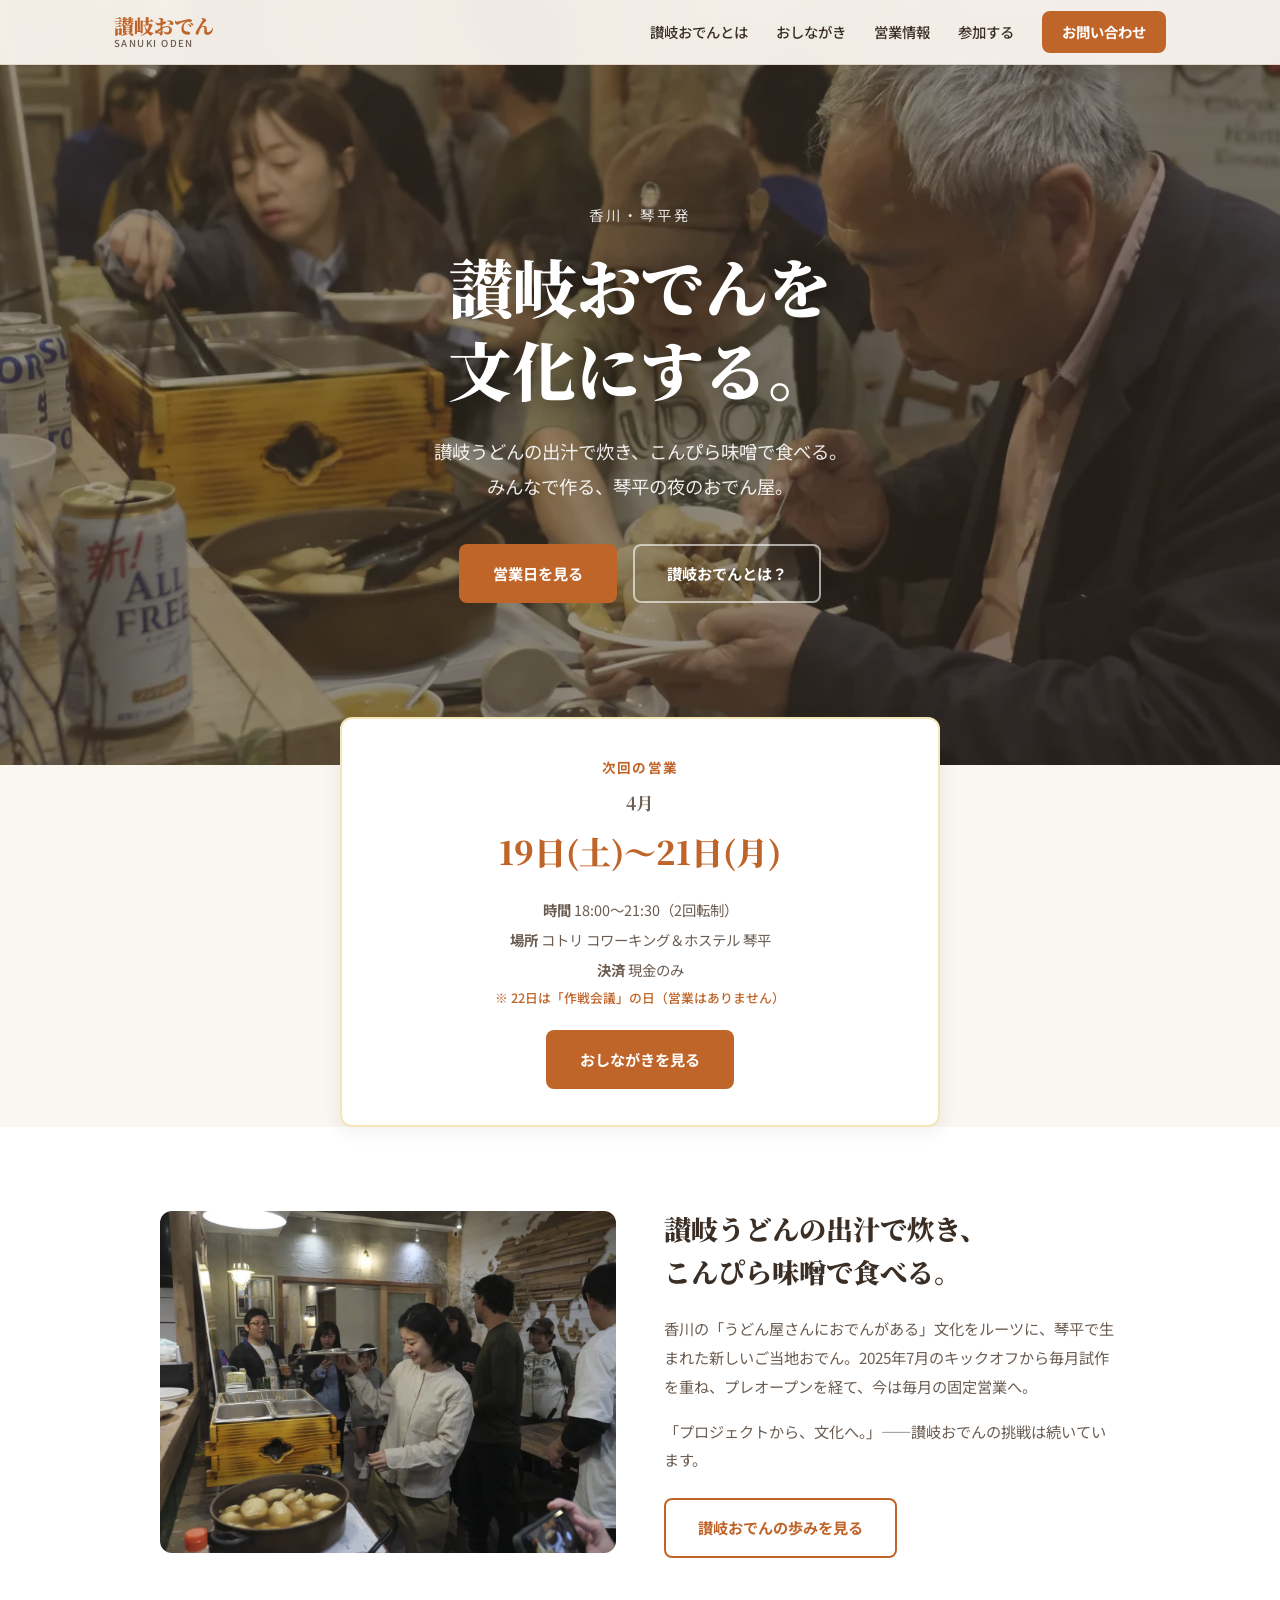
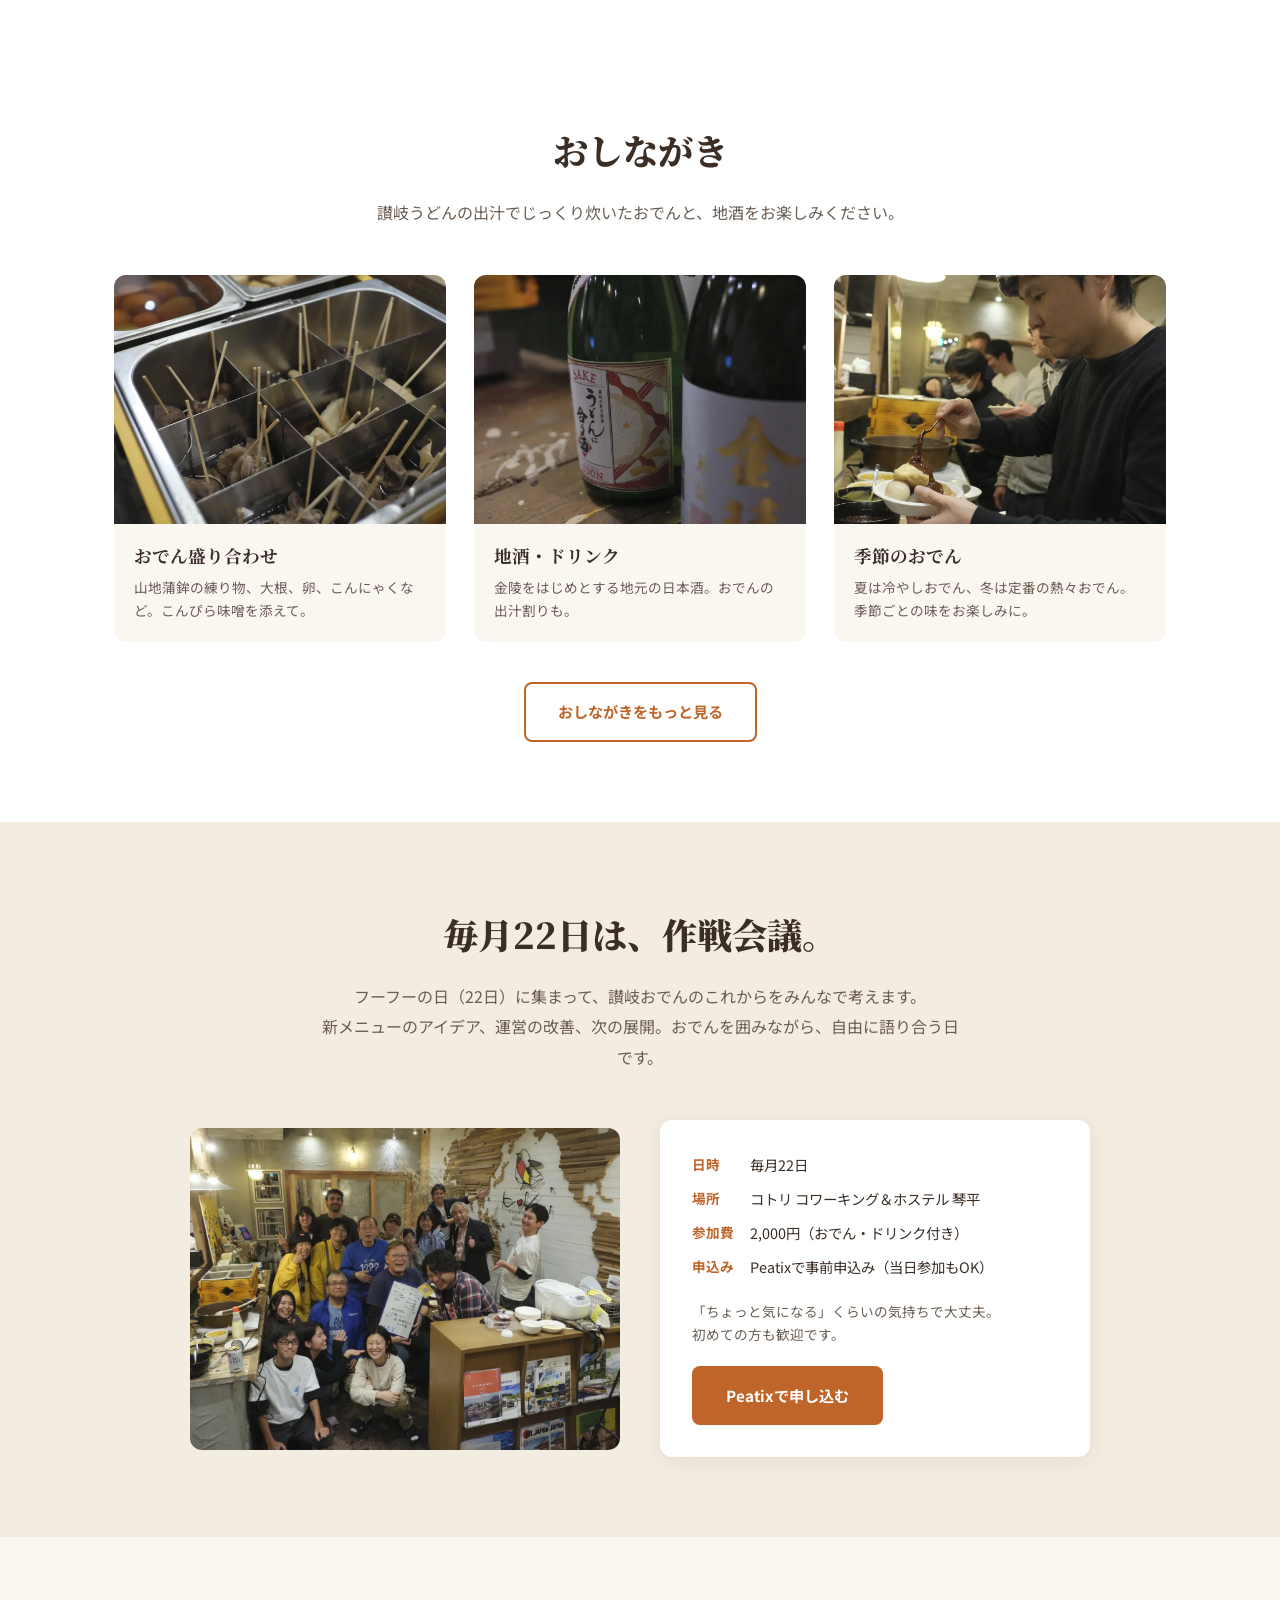
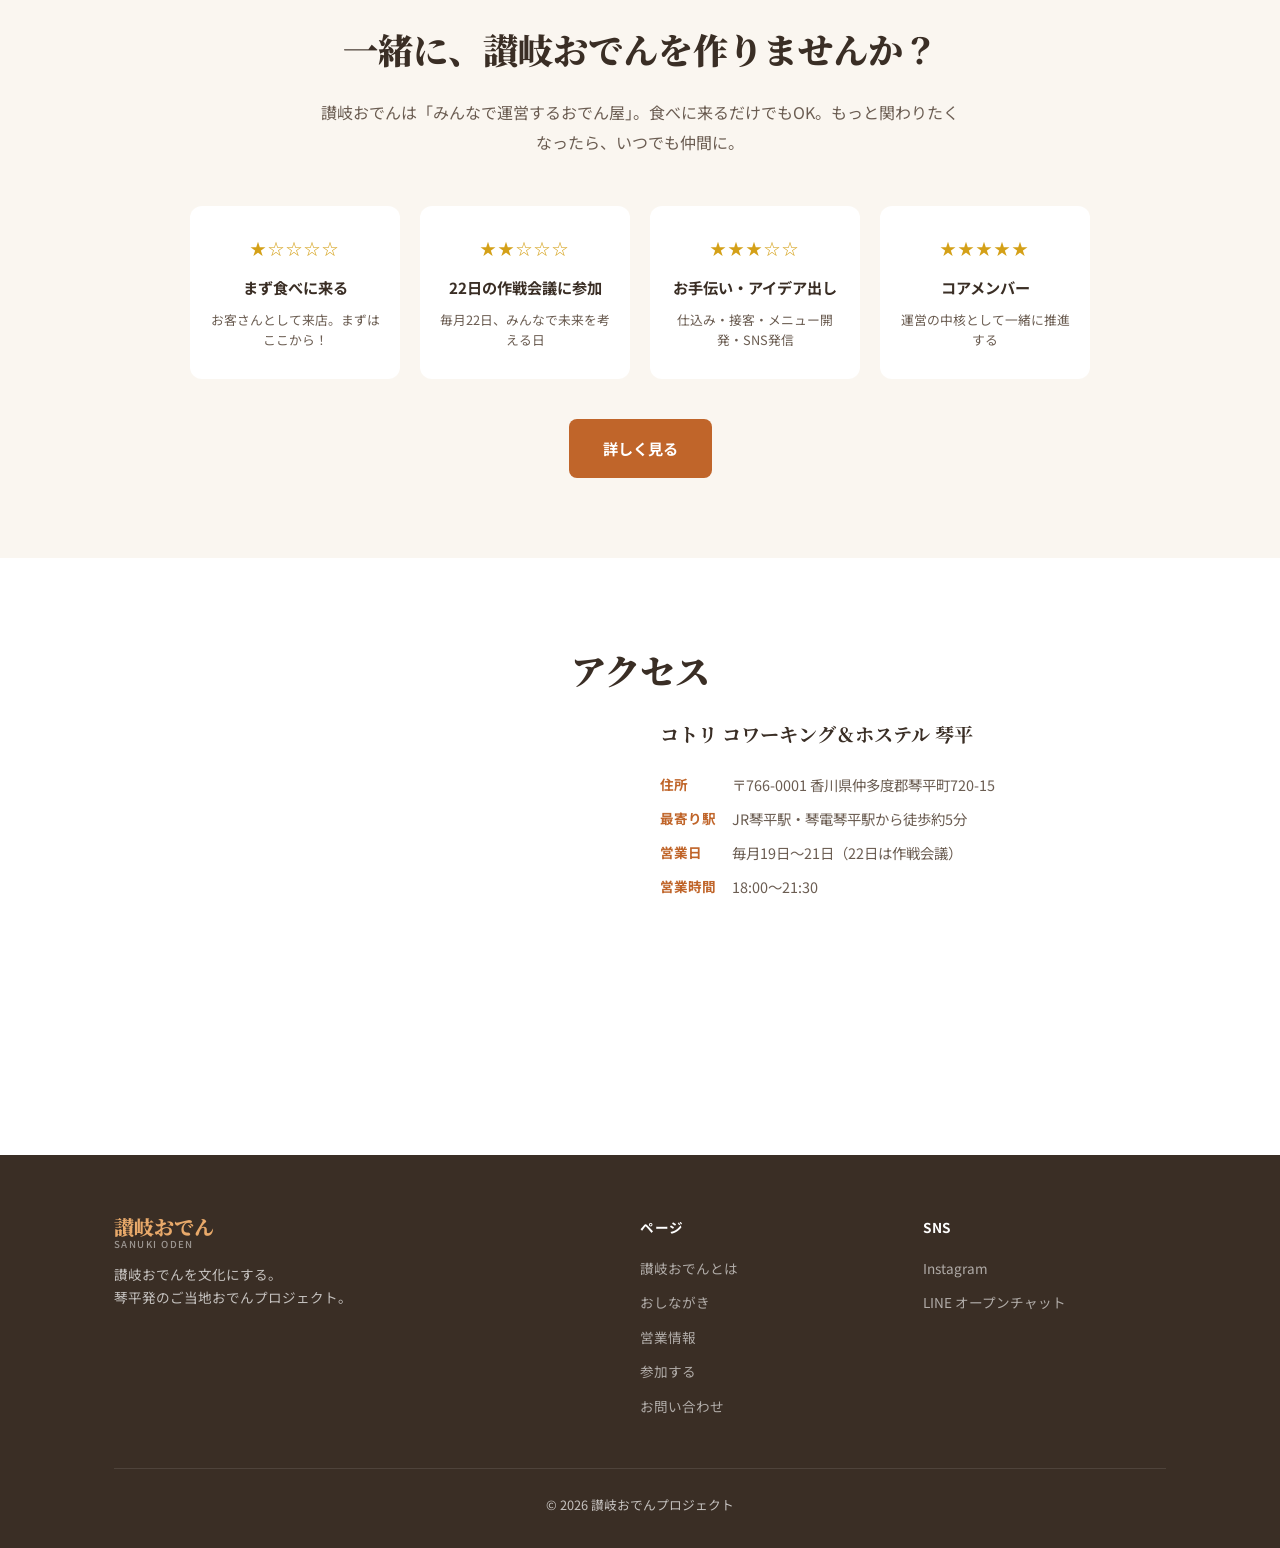
<file: index.html>
<!DOCTYPE html>
<html lang="ja">
<head>
  <meta charset="UTF-8">
  <meta name="viewport" content="width=device-width, initial-scale=1.0">
  <title>讃岐おでん｜琴平から、おでんを文化にする</title>
  <meta name="description" content="讃岐うどんの出汁で炊き、こんぴら味噌で食べる。香川・琴平発のご当地おでんプロジェクト「讃岐おでん」公式サイト。">
  <meta property="og:title" content="讃岐おでん｜琴平から、おでんを文化にする">
  <meta property="og:description" content="讃岐うどんの出汁で炊き、こんぴら味噌で食べる。琴平発のご当地おでんプロジェクト。">
  <meta property="og:type" content="website">
  <link rel="preconnect" href="https://fonts.googleapis.com">
  <link rel="preconnect" href="https://fonts.gstatic.com" crossorigin>
  <link href="https://fonts.googleapis.com/css2?family=Noto+Sans+JP:wght@400;500;700;900&family=Noto+Serif+JP:wght@700;900&display=swap" rel="stylesheet">
  <link rel="stylesheet" href="style.css">
</head>
<body>

<!-- ヘッダー -->
<header class="header">
  <div class="header-inner">
    <a href="index.html" class="logo">
      <span class="logo-main">讃岐おでん</span>
      <span class="logo-sub">SANUKI ODEN</span>
    </a>
    <button class="menu-toggle" aria-label="メニューを開く">
      <span></span><span></span><span></span>
    </button>
    <nav class="nav">
      <a href="about.html">讃岐おでんとは</a>
      <a href="menu.html">おしながき</a>
      <a href="info.html">営業情報</a>
      <a href="join.html">参加する</a>
      <a href="contact.html" class="nav-cta">お問い合わせ</a>
    </nav>
  </div>
</header>

<!-- ヒーロー -->
<section class="hero">
  <div class="hero-overlay"></div>
  <div class="hero-content">
    <p class="hero-tag">香川・琴平発</p>
    <h1 class="hero-title">讃岐おでんを<br>文化にする。</h1>
    <p class="hero-desc">讃岐うどんの出汁で炊き、こんぴら味噌で食べる。<br>みんなで作る、琴平の夜のおでん屋。</p>
    <div class="hero-actions">
      <a href="info.html" class="btn btn-primary">営業日を見る</a>
      <a href="about.html" class="btn btn-outline">讃岐おでんとは？</a>
    </div>
  </div>
</section>

<!-- 次回営業日（最重要情報） -->
<section class="next-open" id="next">
  <div class="container">
    <div class="next-open-card">
      <div class="next-open-label">次回の営業</div>
      <div class="next-open-date">
        <span class="next-open-month">4月</span>
        <span class="next-open-days">19日(土)〜21日(月)</span>
      </div>
      <div class="next-open-info">
        <p><strong>時間</strong> 18:00〜21:30（2回転制）</p>
        <p><strong>場所</strong> コトリ コワーキング＆ホステル 琴平</p>
        <p><strong>決済</strong> 現金のみ</p>
        <p class="next-open-note">※ 22日は「作戦会議」の日（営業はありません）</p>
      </div>
      <a href="menu.html" class="btn btn-primary">おしながきを見る</a>
    </div>
  </div>
</section>

<!-- 讃岐おでんとは（ビジュアル導入） -->
<section class="section about-visual">
  <div class="container">
    <div class="about-visual-grid">
      <div class="about-visual-img">
        <img src="images_webp/dsf5353.webp" alt="おでん鍋を囲む讃岐おでんの営業風景" loading="lazy">
      </div>
      <div class="about-visual-text">
        <h2>讃岐うどんの出汁で炊き、<br>こんぴら味噌で食べる。</h2>
        <p>香川の「うどん屋さんにおでんがある」文化をルーツに、琴平で生まれた新しいご当地おでん。2025年7月のキックオフから毎月試作を重ね、プレオープンを経て、今は毎月の固定営業へ。</p>
        <p>「プロジェクトから、文化へ。」――讃岐おでんの挑戦は続いています。</p>
        <a href="about.html" class="btn btn-secondary">讃岐おでんの歩みを見る</a>
      </div>
    </div>
  </div>
</section>

<!-- メニューハイライト -->
<section class="section menu-highlight">
  <div class="container">
    <h2 class="section-title">おしながき</h2>
    <p class="section-lead">讃岐うどんの出汁でじっくり炊いたおでんと、地酒をお楽しみください。</p>
    <div class="menu-grid">
      <div class="menu-item">
        <img class="menu-item-img" src="images_webp/dsf5354.webp" alt="讃岐おでん盛り合わせ - 出汁で炊いた具材が並ぶ" loading="lazy">
        <h3>おでん盛り合わせ</h3>
        <p>山地蒲鉾の練り物、大根、卵、こんにゃくなど。こんぴら味噌を添えて。</p>
      </div>
      <div class="menu-item">
        <img class="menu-item-img" src="images_webp/dsf5349.webp" alt="金陵の日本酒 - 地元琴平の地酒" loading="lazy">
        <h3>地酒・ドリンク</h3>
        <p>金陵をはじめとする地元の日本酒。おでんの出汁割りも。</p>
      </div>
      <div class="menu-item">
        <img class="menu-item-img" src="images_webp/dsf5374.webp" alt="おでんにこんぴら味噌をつけて食べる" loading="lazy">
        <h3>季節のおでん</h3>
        <p>夏は冷やしおでん、冬は定番の熱々おでん。季節ごとの味をお楽しみに。</p>
      </div>
    </div>
    <div class="section-cta">
      <a href="menu.html" class="btn btn-secondary">おしながきをもっと見る</a>
    </div>
  </div>
</section>

<!-- 毎月22日は作戦会議 -->
<section class="section meeting-section">
  <div class="container">
    <h2 class="section-title">毎月22日は、作戦会議。</h2>
    <p class="section-lead">フーフーの日（22日）に集まって、讃岐おでんのこれからをみんなで考えます。<br>新メニューのアイデア、運営の改善、次の展開。おでんを囲みながら、自由に語り合う日です。</p>
    <div class="meeting-grid">
      <div class="meeting-img">
        <img src="images_webp/dsf5404.webp" alt="讃岐おでん作戦会議の集合写真" loading="lazy">
      </div>
      <div class="meeting-info">
        <div class="meeting-detail">
          <dl>
            <dt>日時</dt>
            <dd>毎月22日</dd>
            <dt>場所</dt>
            <dd>コトリ コワーキング＆ホステル 琴平</dd>
            <dt>参加費</dt>
            <dd>2,000円（おでん・ドリンク付き）</dd>
            <dt>申込み</dt>
            <dd>Peatixで事前申込み（当日参加もOK）</dd>
          </dl>
        </div>
        <p class="meeting-note">「ちょっと気になる」くらいの気持ちで大丈夫。<br>初めての方も歓迎です。</p>
        <a href="https://peatix.com/event/4876141/view" class="btn btn-primary" target="_blank" rel="noopener">Peatixで申し込む</a>
      </div>
    </div>
  </div>
</section>

<!-- 参加する（要約） -->
<section class="section join-summary">
  <div class="container">
    <h2 class="section-title">一緒に、讃岐おでんを作りませんか？</h2>
    <p class="section-lead">讃岐おでんは「みんなで運営するおでん屋」。食べに来るだけでもOK。もっと関わりたくなったら、いつでも仲間に。</p>
    <div class="join-levels">
      <div class="join-level">
        <div class="join-level-stars">★☆☆☆☆</div>
        <h3>まず食べに来る</h3>
        <p>お客さんとして来店。まずはここから！</p>
      </div>
      <div class="join-level">
        <div class="join-level-stars">★★☆☆☆</div>
        <h3>22日の作戦会議に参加</h3>
        <p>毎月22日、みんなで未来を考える日</p>
      </div>
      <div class="join-level">
        <div class="join-level-stars">★★★☆☆</div>
        <h3>お手伝い・アイデア出し</h3>
        <p>仕込み・接客・メニュー開発・SNS発信</p>
      </div>
      <div class="join-level">
        <div class="join-level-stars">★★★★★</div>
        <h3>コアメンバー</h3>
        <p>運営の中核として一緒に推進する</p>
      </div>
    </div>
    <div class="section-cta">
      <a href="join.html" class="btn btn-primary">詳しく見る</a>
    </div>
  </div>
</section>

<!-- アクセス -->
<section class="section access-section">
  <div class="container">
    <h2 class="section-title">アクセス</h2>
    <div class="access-grid">
      <div class="access-map">
        <iframe
          src="https://www.google.com/maps/embed?pb=!1m18!1m12!1m3!1d3305.8!2d133.8194!3d34.1914!2m3!1f0!2f0!3f0!3m2!1i1024!2i768!4f13.1!3m3!1m2!1s0x3553e4e5e5e5e5e5%3A0x0!2z44Kz44OI44Oq!5e0!3m2!1sja!2sjp!4v1"
          width="100%" height="350" style="border:0;" allowfullscreen="" loading="lazy"
          referrerpolicy="no-referrer-when-downgrade"
          title="コトリ コワーキング＆ホステル 琴平の地図">
        </iframe>
      </div>
      <div class="access-info">
        <h3>コトリ コワーキング＆ホステル 琴平</h3>
        <dl>
          <dt>住所</dt>
          <dd>〒766-0001 香川県仲多度郡琴平町720-15</dd>
          <dt>最寄り駅</dt>
          <dd>JR琴平駅・琴電琴平駅から徒歩約5分</dd>
          <dt>営業日</dt>
          <dd>毎月19日〜21日（22日は作戦会議）</dd>
          <dt>営業時間</dt>
          <dd>18:00〜21:30</dd>
        </dl>
      </div>
    </div>
  </div>
</section>

<!-- フッター -->
<footer class="footer">
  <div class="container">
    <div class="footer-grid">
      <div class="footer-brand">
        <div class="logo">
          <span class="logo-main">讃岐おでん</span>
          <span class="logo-sub">SANUKI ODEN</span>
        </div>
        <p>讃岐おでんを文化にする。<br>琴平発のご当地おでんプロジェクト。</p>
      </div>
      <div class="footer-nav">
        <h4>ページ</h4>
        <a href="about.html">讃岐おでんとは</a>
        <a href="menu.html">おしながき</a>
        <a href="info.html">営業情報</a>
        <a href="join.html">参加する</a>
        <a href="contact.html">お問い合わせ</a>
      </div>
      <div class="footer-sns">
        <h4>SNS</h4>
        <a href="https://www.instagram.com/sanukioden/" target="_blank" rel="noopener">Instagram</a>
        <a href="https://line.me/ti/g2/k3F9YQZfjD9gflPnTXQr-hAsezSg7iLxMkPaCA?utm_source=invitation&amp;utm_medium=QR_code&amp;utm_campaign=default" target="_blank" rel="noopener">LINE オープンチャット</a>
      </div>
    </div>
    <div class="footer-bottom">
      <p>&copy; 2026 讃岐おでんプロジェクト</p>
    </div>
  </div>
</footer>

<script src="script.js"></script>
</body>
</html>
</file>
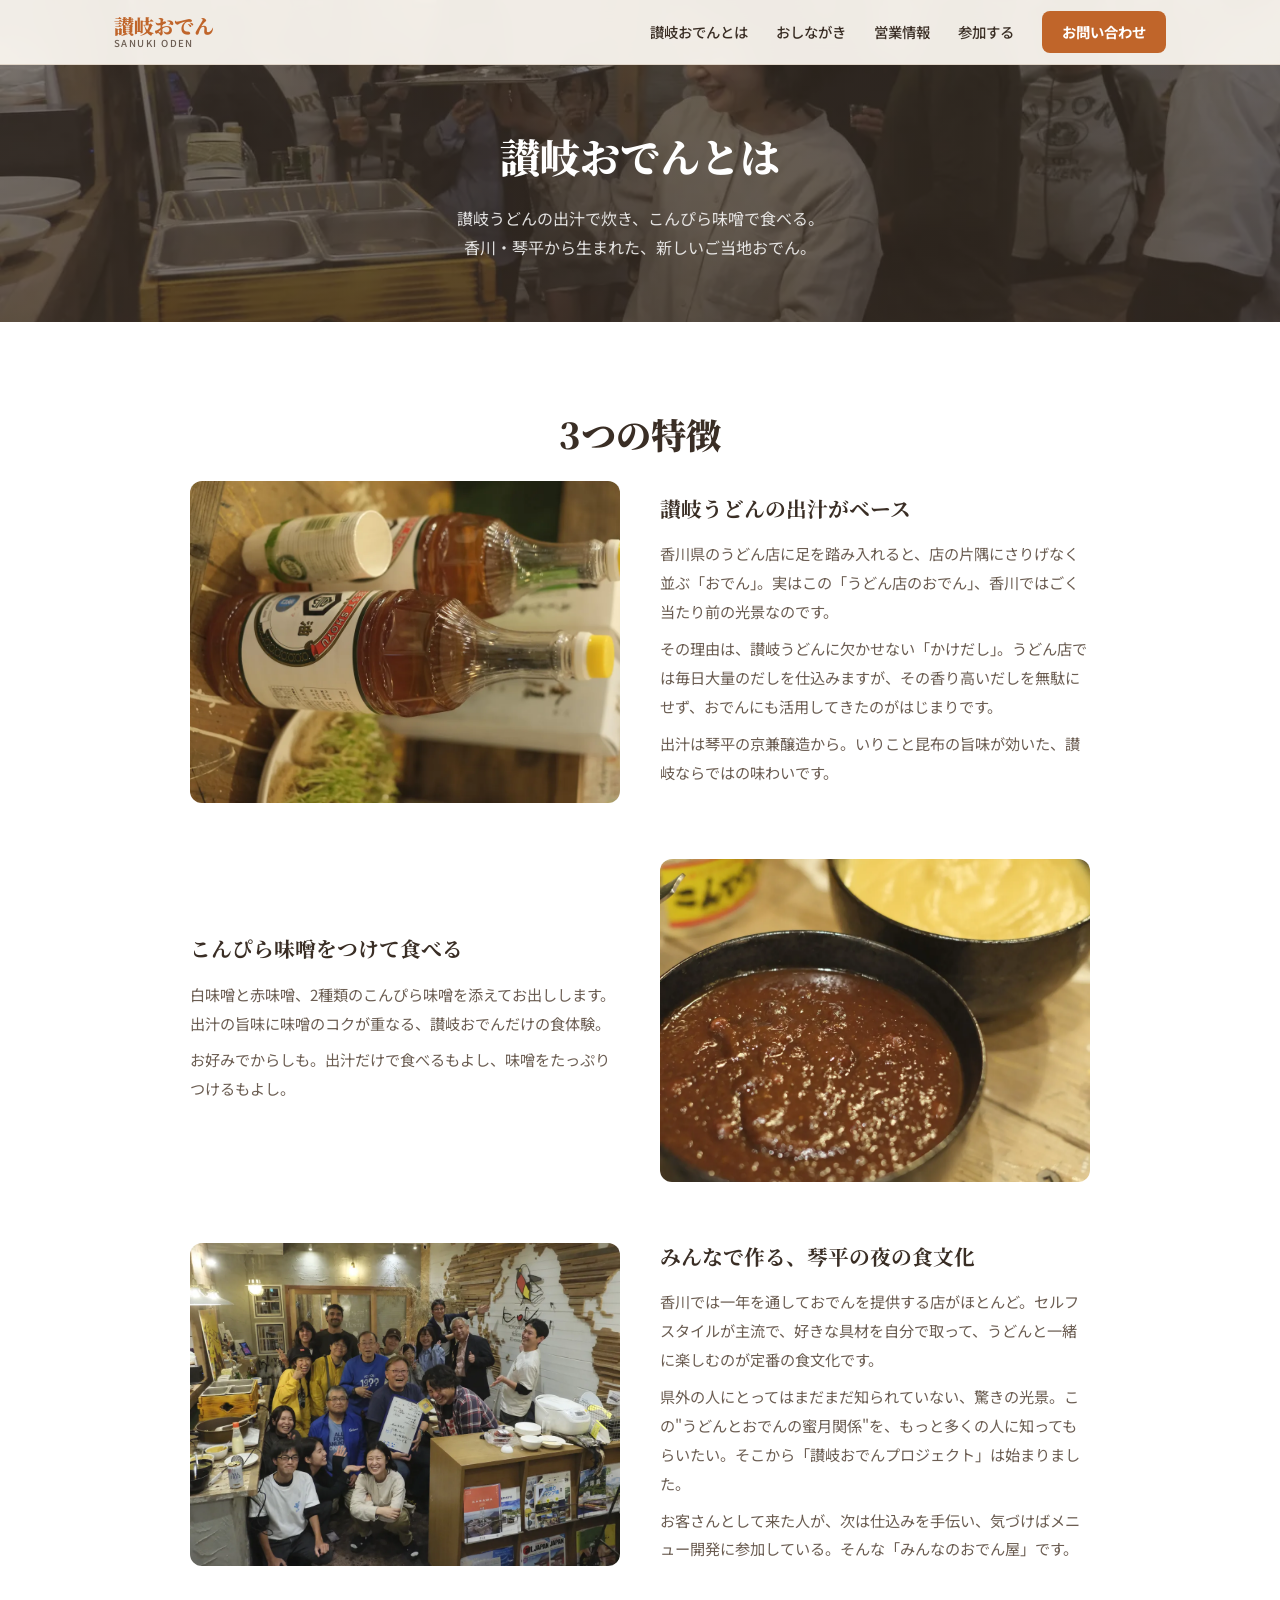
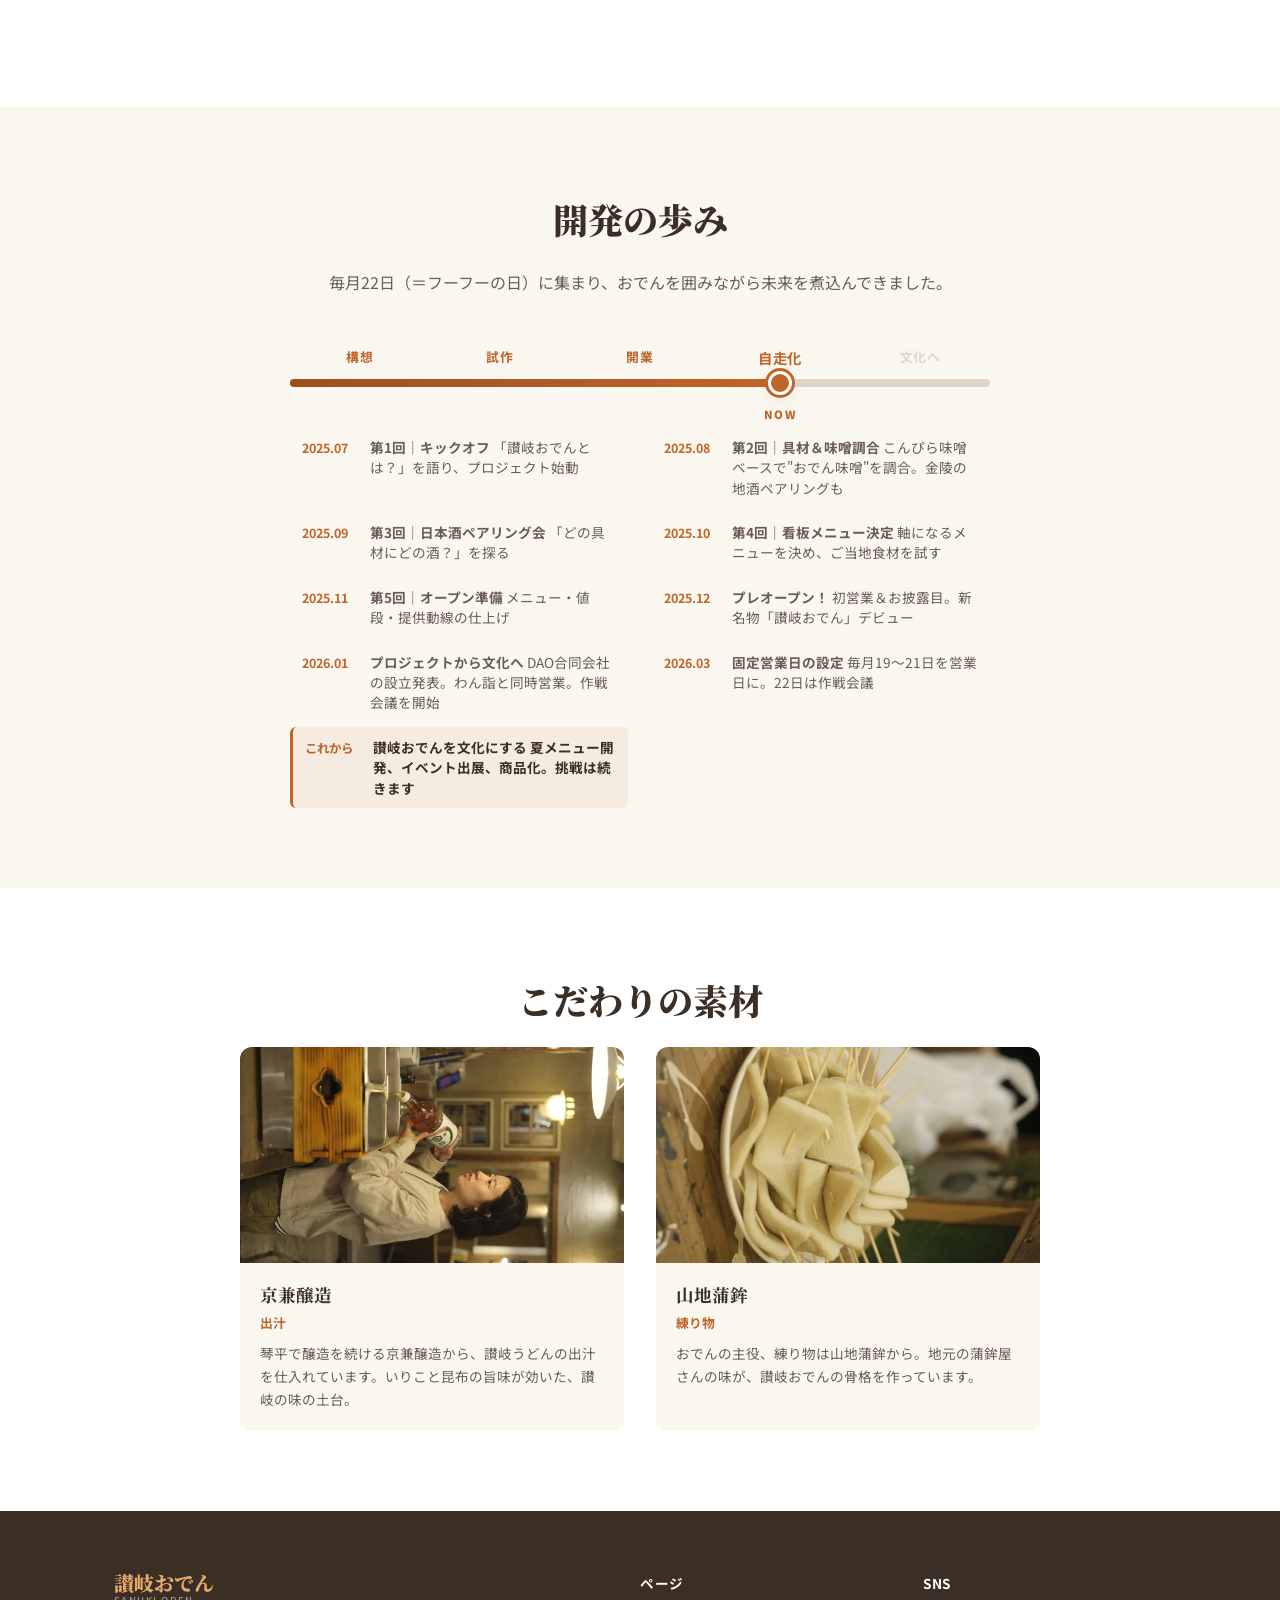
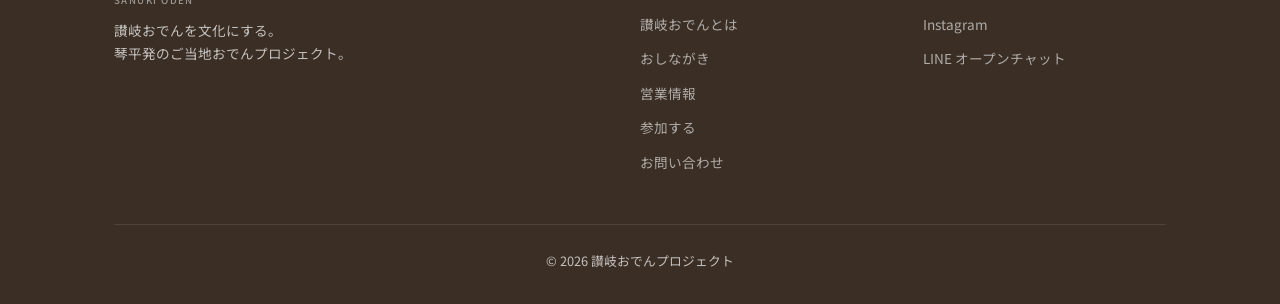
<file: about.html>
<!DOCTYPE html>
<html lang="ja">
<head>
  <meta charset="UTF-8">
  <meta name="viewport" content="width=device-width, initial-scale=1.0">
  <title>讃岐おでんとは｜讃岐おでん</title>
  <meta name="description" content="讃岐うどんの出汁で炊き、こんぴら味噌で食べる。讃岐おでんの特徴、開発の歩み、こだわりの素材をご紹介します。">
  <link rel="preconnect" href="https://fonts.googleapis.com">
  <link rel="preconnect" href="https://fonts.gstatic.com" crossorigin>
  <link href="https://fonts.googleapis.com/css2?family=Noto+Sans+JP:wght@400;500;700;900&family=Noto+Serif+JP:wght@700;900&display=swap" rel="stylesheet">
  <link rel="stylesheet" href="style.css">
</head>
<body>

<header class="header">
  <div class="header-inner">
    <a href="index.html" class="logo">
      <span class="logo-main">讃岐おでん</span>
      <span class="logo-sub">SANUKI ODEN</span>
    </a>
    <button class="menu-toggle" aria-label="メニューを開く">
      <span></span><span></span><span></span>
    </button>
    <nav class="nav">
      <a href="about.html">讃岐おでんとは</a>
      <a href="menu.html">おしながき</a>
      <a href="info.html">営業情報</a>
      <a href="join.html">参加する</a>
      <a href="contact.html" class="nav-cta">お問い合わせ</a>
    </nav>
  </div>
</header>

<!-- ページヒーロー -->
<section class="page-hero">
  <div class="container">
    <h1 class="page-hero-title">讃岐おでんとは</h1>
    <p class="page-hero-desc">讃岐うどんの出汁で炊き、こんぴら味噌で食べる。<br>香川・琴平から生まれた、新しいご当地おでん。</p>
  </div>
</section>

<!-- 特徴 -->
<section class="section" style="background: var(--color-white);">
  <div class="container">
    <h2 class="section-title">3つの特徴</h2>
    <div class="feature-list">

      <div class="feature-row">
        <img class="feature-img" src="images_webp/dsf5309.webp" alt="讃岐うどんの出汁 - 京兼醸造の調味料" loading="lazy">
        <div class="feature-text">
          <h3>讃岐うどんの出汁がベース</h3>
          <p>香川県のうどん店に足を踏み入れると、店の片隅にさりげなく並ぶ「おでん」。実はこの「うどん店のおでん」、香川ではごく当たり前の光景なのです。</p>
          <p>その理由は、讃岐うどんに欠かせない「かけだし」。うどん店では毎日大量のだしを仕込みますが、その香り高いだしを無駄にせず、おでんにも活用してきたのがはじまりです。</p>
          <p>出汁は琴平の京兼醸造から。いりこと昆布の旨味が効いた、讃岐ならではの味わいです。</p>
        </div>
      </div>

      <div class="feature-row reverse">
        <img class="feature-img" src="images_webp/dsf5338.webp" alt="こんぴら味噌 - 白味噌と赤味噌の2種類" loading="lazy">
        <div class="feature-text">
          <h3>こんぴら味噌をつけて食べる</h3>
          <p>白味噌と赤味噌、2種類のこんぴら味噌を添えてお出しします。出汁の旨味に味噌のコクが重なる、讃岐おでんだけの食体験。</p>
          <p>お好みでからしも。出汁だけで食べるもよし、味噌をたっぷりつけるもよし。</p>
        </div>
      </div>

      <div class="feature-row">
        <img class="feature-img" src="images_webp/dsf5404.webp" alt="讃岐おでんプロジェクトメンバーの集合写真" loading="lazy">
        <div class="feature-text">
          <h3>みんなで作る、琴平の夜の食文化</h3>
          <p>香川では一年を通しておでんを提供する店がほとんど。セルフスタイルが主流で、好きな具材を自分で取って、うどんと一緒に楽しむのが定番の食文化です。</p>
          <p>県外の人にとってはまだまだ知られていない、驚きの光景。この"うどんとおでんの蜜月関係"を、もっと多くの人に知ってもらいたい。そこから「讃岐おでんプロジェクト」は始まりました。</p>
          <p>お客さんとして来た人が、次は仕込みを手伝い、気づけばメニュー開発に参加している。そんな「みんなのおでん屋」です。</p>
        </div>
      </div>

    </div>
  </div>
</section>

<!-- 開発の歩み -->
<section class="section">
  <div class="container">
    <h2 class="section-title">開発の歩み</h2>
    <p class="section-lead">毎月22日（＝フーフーの日）に集まり、おでんを囲みながら未来を煮込んできました。</p>

    <!-- ロードマップ -->
    <div class="roadmap">
      <div class="roadmap-phases">
        <div class="roadmap-phase done">
          <div class="roadmap-phase-label">構想</div>
        </div>
        <div class="roadmap-phase done">
          <div class="roadmap-phase-label">試作</div>
        </div>
        <div class="roadmap-phase done">
          <div class="roadmap-phase-label">開業</div>
        </div>
        <div class="roadmap-phase current">
          <div class="roadmap-phase-label">自走化</div>
        </div>
        <div class="roadmap-phase future">
          <div class="roadmap-phase-label">文化へ</div>
        </div>
      </div>
      <div class="roadmap-bar">
        <div class="roadmap-bar-fill"></div>
        <div class="roadmap-now-marker">
          <span>NOW</span>
        </div>
      </div>
    </div>

    <!-- コンパクトな歩み -->
    <div class="milestones">
      <div class="milestone done"><span class="milestone-date">2025.07</span><span class="milestone-text"><strong>第1回｜キックオフ</strong> 「讃岐おでんとは？」を語り、プロジェクト始動</span></div>
      <div class="milestone done"><span class="milestone-date">2025.08</span><span class="milestone-text"><strong>第2回｜具材＆味噌調合</strong> こんぴら味噌ベースで"おでん味噌"を調合。金陵の地酒ペアリングも</span></div>
      <div class="milestone done"><span class="milestone-date">2025.09</span><span class="milestone-text"><strong>第3回｜日本酒ペアリング会</strong> 「どの具材にどの酒？」を探る</span></div>
      <div class="milestone done"><span class="milestone-date">2025.10</span><span class="milestone-text"><strong>第4回｜看板メニュー決定</strong> 軸になるメニューを決め、ご当地食材を試す</span></div>
      <div class="milestone done"><span class="milestone-date">2025.11</span><span class="milestone-text"><strong>第5回｜オープン準備</strong> メニュー・値段・提供動線の仕上げ</span></div>
      <div class="milestone done"><span class="milestone-date">2025.12</span><span class="milestone-text"><strong>プレオープン！</strong> 初営業＆お披露目。新名物「讃岐おでん」デビュー</span></div>
      <div class="milestone done"><span class="milestone-date">2026.01</span><span class="milestone-text"><strong>プロジェクトから文化へ</strong> DAO合同会社の設立発表。わん詣と同時営業。作戦会議を開始</span></div>
      <div class="milestone done"><span class="milestone-date">2026.03</span><span class="milestone-text"><strong>固定営業日の設定</strong> 毎月19〜21日を営業日に。22日は作戦会議</span></div>
      <div class="milestone current"><span class="milestone-date">これから</span><span class="milestone-text"><strong>讃岐おでんを文化にする</strong> 夏メニュー開発、イベント出展、商品化。挑戦は続きます</span></div>
    </div>
  </div>
</section>

<!-- 素材・パートナー -->
<section class="section" style="background: var(--color-white);">
  <div class="container">
    <h2 class="section-title">こだわりの素材</h2>
    <div class="partner-grid">
      <div class="partner-card">
        <img class="partner-img" src="images_webp/dsf5317.webp" alt="京兼醸造の出汁を使っておでんを仕込む" loading="lazy">
        <h3>京兼醸造</h3>
        <p class="partner-role">出汁</p>
        <p>琴平で醸造を続ける京兼醸造から、讃岐うどんの出汁を仕入れています。いりこと昆布の旨味が効いた、讃岐の味の土台。</p>
      </div>
      <div class="partner-card">
        <img class="partner-img" src="images_webp/dsf5310.webp" alt="山地蒲鉾の練り物" loading="lazy">
        <h3>山地蒲鉾</h3>
        <p class="partner-role">練り物</p>
        <p>おでんの主役、練り物は山地蒲鉾から。地元の蒲鉾屋さんの味が、讃岐おでんの骨格を作っています。</p>
      </div>
    </div>
  </div>
</section>

<footer class="footer">
  <div class="container">
    <div class="footer-grid">
      <div class="footer-brand">
        <div class="logo">
          <span class="logo-main">讃岐おでん</span>
          <span class="logo-sub">SANUKI ODEN</span>
        </div>
        <p>讃岐おでんを文化にする。<br>琴平発のご当地おでんプロジェクト。</p>
      </div>
      <div class="footer-nav">
        <h4>ページ</h4>
        <a href="about.html">讃岐おでんとは</a>
        <a href="menu.html">おしながき</a>
        <a href="info.html">営業情報</a>
        <a href="join.html">参加する</a>
        <a href="contact.html">お問い合わせ</a>
      </div>
      <div class="footer-sns">
        <h4>SNS</h4>
        <a href="https://www.instagram.com/sanukioden/" target="_blank" rel="noopener">Instagram</a>
        <a href="https://line.me/ti/g2/k3F9YQZfjD9gflPnTXQr-hAsezSg7iLxMkPaCA?utm_source=invitation&amp;utm_medium=QR_code&amp;utm_campaign=default" target="_blank" rel="noopener">LINE オープンチャット</a>
      </div>
    </div>
    <div class="footer-bottom">
      <p>&copy; 2026 讃岐おでんプロジェクト</p>
    </div>
  </div>
</footer>

<script src="script.js"></script>
</body>
</html>
</file>
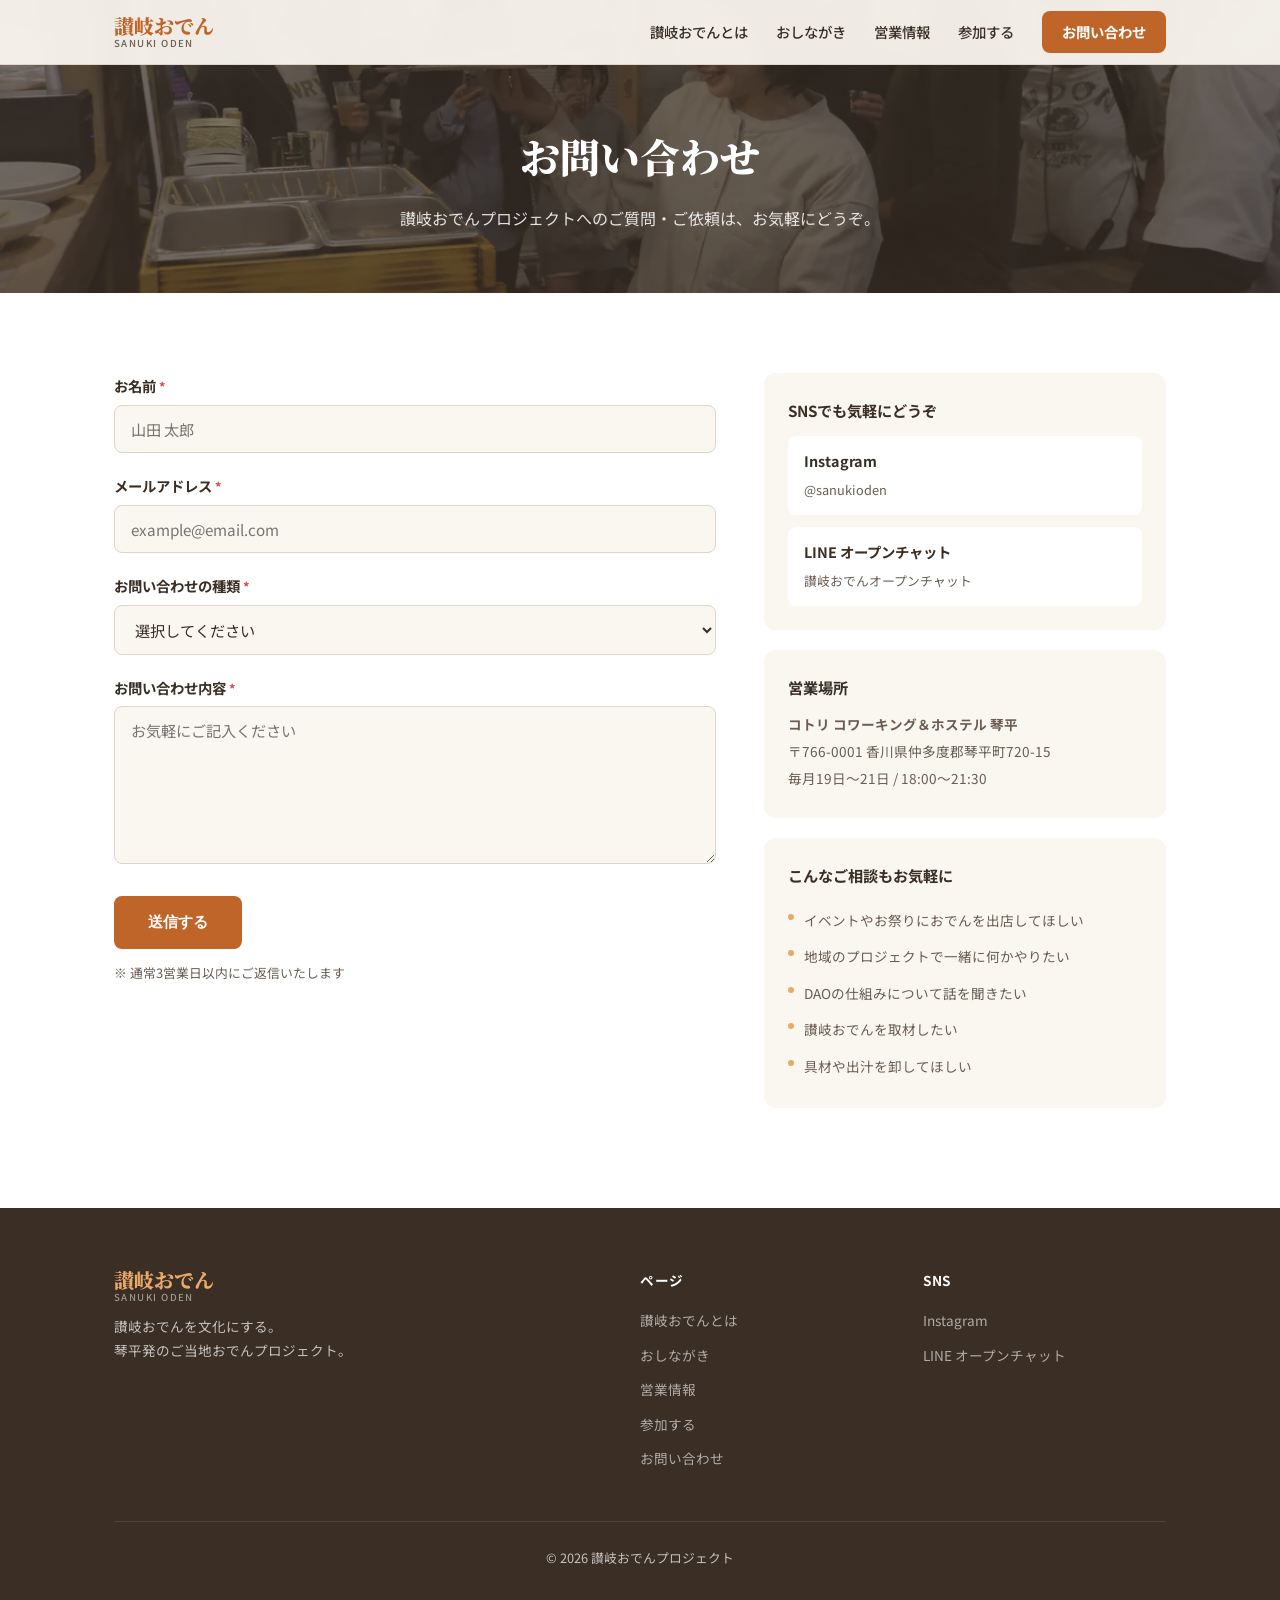
<file: contact.html>
<!DOCTYPE html>
<html lang="ja">
<head>
  <meta charset="UTF-8">
  <meta name="viewport" content="width=device-width, initial-scale=1.0">
  <title>お問い合わせ｜讃岐おでん</title>
  <meta name="description" content="讃岐おでんプロジェクトへのお問い合わせ。来店、イベント出展依頼、メンバー参加、メディア取材など。">
  <link rel="preconnect" href="https://fonts.googleapis.com">
  <link rel="preconnect" href="https://fonts.gstatic.com" crossorigin>
  <link href="https://fonts.googleapis.com/css2?family=Noto+Sans+JP:wght@400;500;700;900&family=Noto+Serif+JP:wght@700;900&display=swap" rel="stylesheet">
  <link rel="stylesheet" href="style.css">
</head>
<body>

<header class="header">
  <div class="header-inner">
    <a href="index.html" class="logo">
      <span class="logo-main">讃岐おでん</span>
      <span class="logo-sub">SANUKI ODEN</span>
    </a>
    <button class="menu-toggle" aria-label="メニューを開く">
      <span></span><span></span><span></span>
    </button>
    <nav class="nav">
      <a href="about.html">讃岐おでんとは</a>
      <a href="menu.html">おしながき</a>
      <a href="info.html">営業情報</a>
      <a href="join.html">参加する</a>
      <a href="contact.html" class="nav-cta">お問い合わせ</a>
    </nav>
  </div>
</header>

<section class="page-hero">
  <div class="container">
    <h1 class="page-hero-title">お問い合わせ</h1>
    <p class="page-hero-desc">讃岐おでんプロジェクトへのご質問・ご依頼は、お気軽にどうぞ。</p>
  </div>
</section>

<section class="section" style="background: var(--color-white);">
  <div class="container">
    <div class="contact-grid">
      <div class="contact-form-wrapper">
        <form class="contact-form" action="#" method="POST">
          <div class="form-group">
            <label for="name">お名前 <span class="required">*</span></label>
            <input type="text" id="name" name="name" required placeholder="山田 太郎">
          </div>

          <div class="form-group">
            <label for="email">メールアドレス <span class="required">*</span></label>
            <input type="email" id="email" name="email" required placeholder="example@email.com">
          </div>

          <div class="form-group">
            <label for="category">お問い合わせの種類 <span class="required">*</span></label>
            <select id="category" name="category" required>
              <option value="" disabled selected>選択してください</option>
              <option value="visit">来店について</option>
              <option value="event">イベント出展のご依頼</option>
              <option value="join">プロジェクトへの参加</option>
              <option value="media">メディア取材</option>
              <option value="other">その他</option>
            </select>
          </div>

          <div class="form-group">
            <label for="message">お問い合わせ内容 <span class="required">*</span></label>
            <textarea id="message" name="message" rows="6" required placeholder="お気軽にご記入ください"></textarea>
          </div>

          <div class="form-submit">
            <button type="submit" class="btn btn-primary">送信する</button>
          </div>

          <p class="form-note">※ 通常3営業日以内にご返信いたします</p>
        </form>
      </div>

      <div class="contact-aside">
        <div class="contact-card">
          <h3>SNSでも気軽にどうぞ</h3>
          <div class="contact-sns-list">
            <a href="https://www.instagram.com/sanukioden/" class="contact-sns-item" target="_blank" rel="noopener">
              <strong>Instagram</strong>
              <span>@sanukioden</span>
            </a>
            <a href="https://line.me/ti/g2/k3F9YQZfjD9gflPnTXQr-hAsezSg7iLxMkPaCA?utm_source=invitation&amp;utm_medium=QR_code&amp;utm_campaign=default" class="contact-sns-item" target="_blank" rel="noopener">
              <strong>LINE オープンチャット</strong>
              <span>讃岐おでんオープンチャット</span>
            </a>
          </div>
        </div>

        <div class="contact-card">
          <h3>営業場所</h3>
          <p><strong>コトリ コワーキング＆ホステル 琴平</strong></p>
          <p>〒766-0001 香川県仲多度郡琴平町720-15</p>
          <p>毎月19日〜21日 / 18:00〜21:30</p>
        </div>

        <div class="contact-card">
          <h3>こんなご相談もお気軽に</h3>
          <ul class="contact-examples">
            <li>イベントやお祭りにおでんを出店してほしい</li>
            <li>地域のプロジェクトで一緒に何かやりたい</li>
            <li>DAOの仕組みについて話を聞きたい</li>
            <li>讃岐おでんを取材したい</li>
            <li>具材や出汁を卸してほしい</li>
          </ul>
        </div>
      </div>
    </div>
  </div>
</section>

<footer class="footer">
  <div class="container">
    <div class="footer-grid">
      <div class="footer-brand">
        <div class="logo">
          <span class="logo-main">讃岐おでん</span>
          <span class="logo-sub">SANUKI ODEN</span>
        </div>
        <p>讃岐おでんを文化にする。<br>琴平発のご当地おでんプロジェクト。</p>
      </div>
      <div class="footer-nav">
        <h4>ページ</h4>
        <a href="about.html">讃岐おでんとは</a>
        <a href="menu.html">おしながき</a>
        <a href="info.html">営業情報</a>
        <a href="join.html">参加する</a>
        <a href="contact.html">お問い合わせ</a>
      </div>
      <div class="footer-sns">
        <h4>SNS</h4>
        <a href="https://www.instagram.com/sanukioden/" target="_blank" rel="noopener">Instagram</a>
        <a href="https://line.me/ti/g2/k3F9YQZfjD9gflPnTXQr-hAsezSg7iLxMkPaCA?utm_source=invitation&amp;utm_medium=QR_code&amp;utm_campaign=default" target="_blank" rel="noopener">LINE オープンチャット</a>
      </div>
    </div>
    <div class="footer-bottom">
      <p>&copy; 2026 讃岐おでんプロジェクト</p>
    </div>
  </div>
</footer>

<script src="script.js"></script>
</body>
</html>
</file>
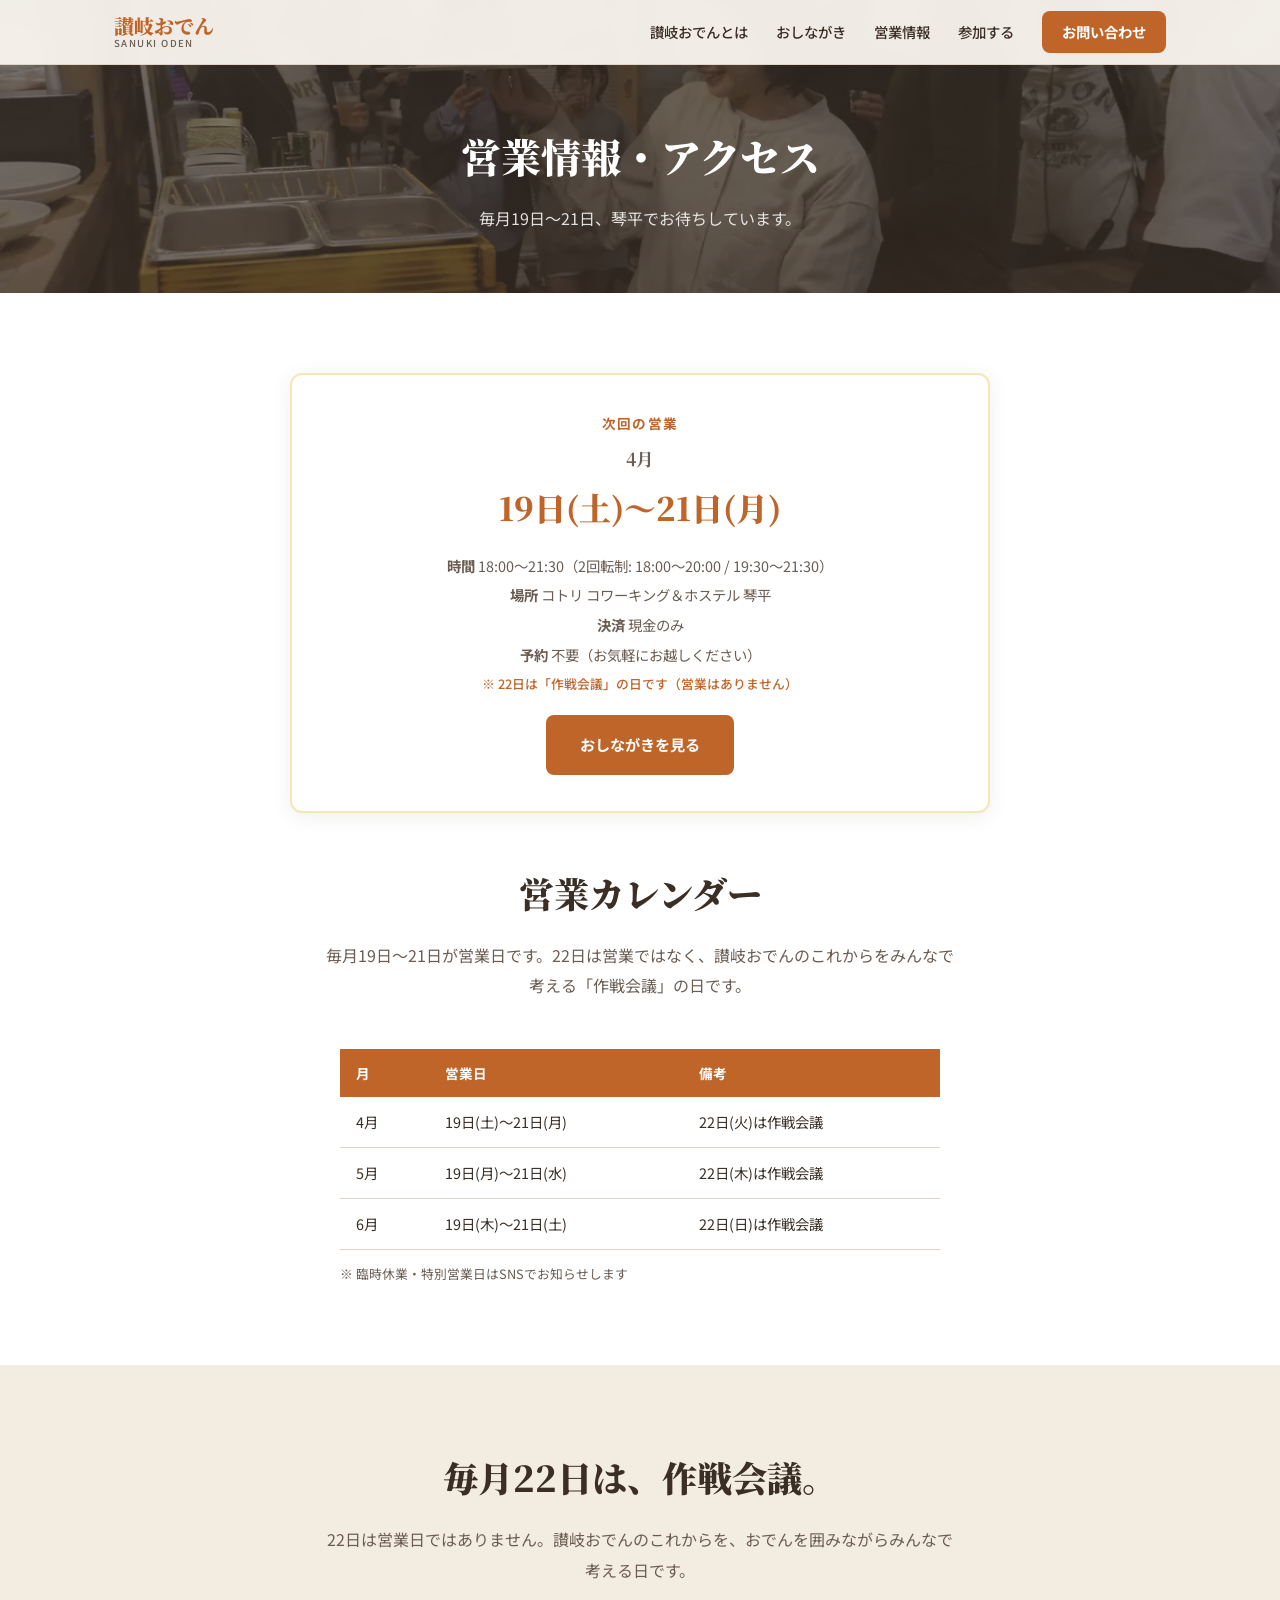
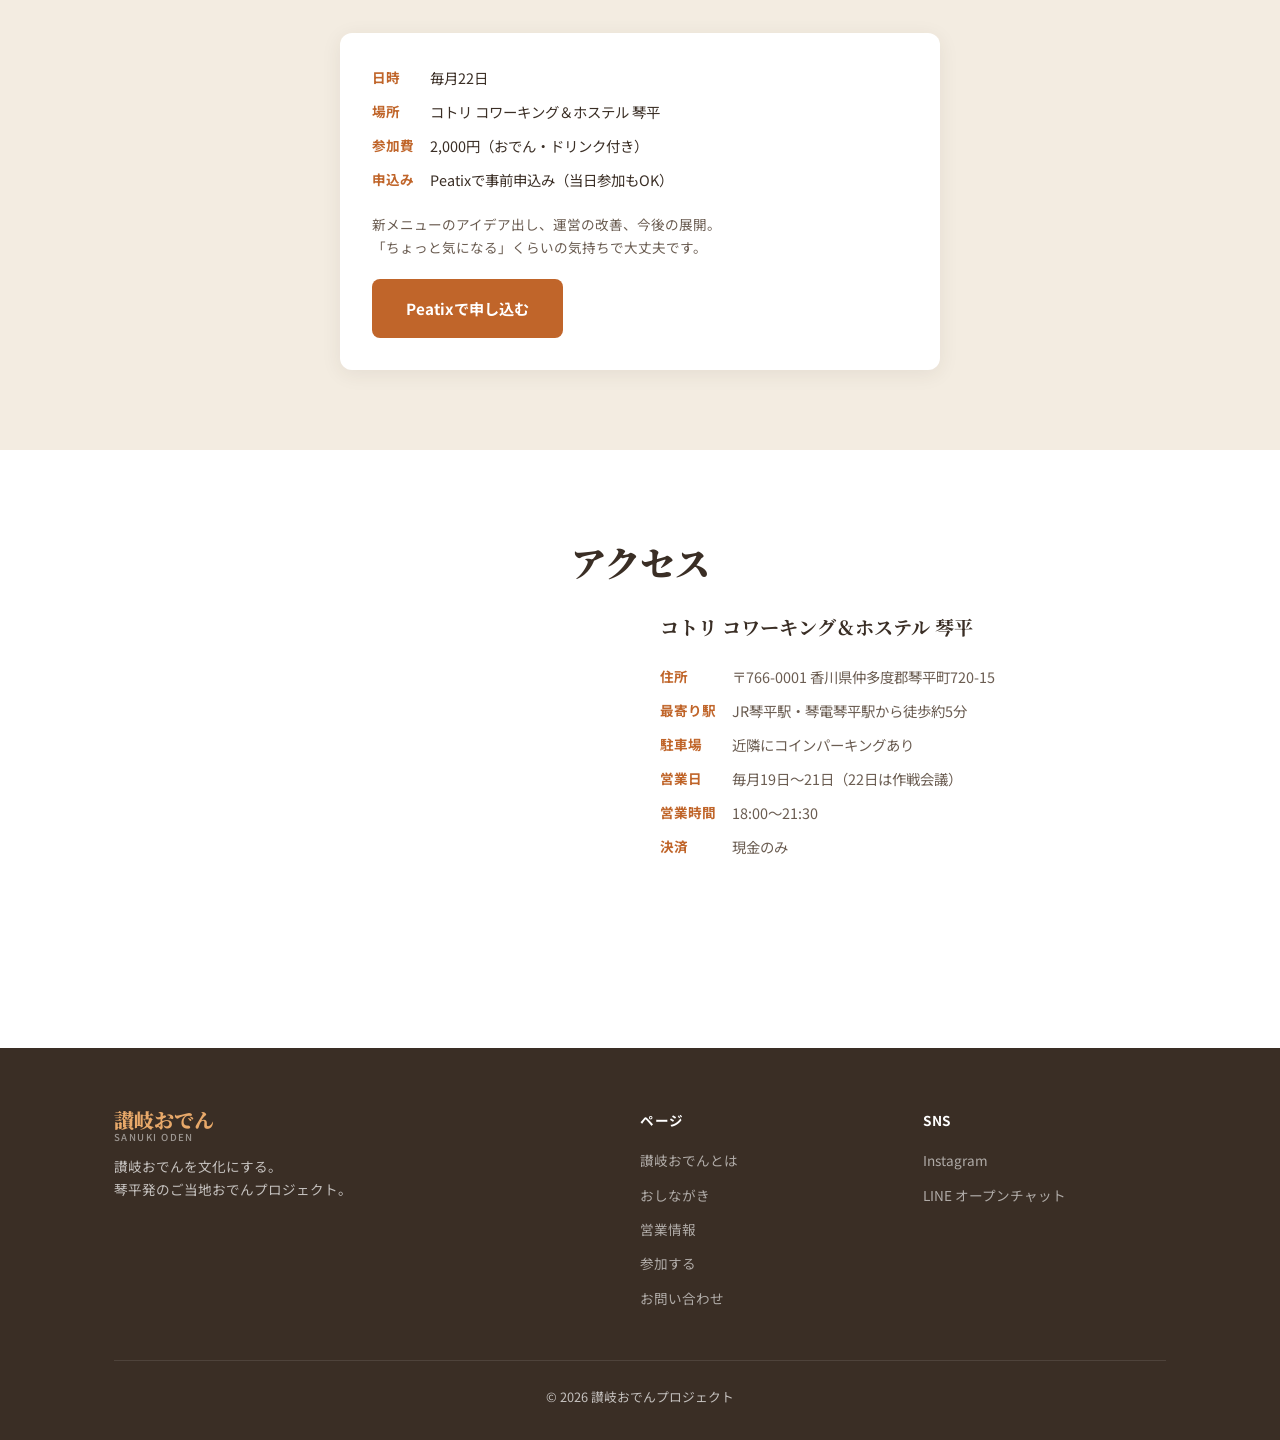
<file: info.html>
<!DOCTYPE html>
<html lang="ja">
<head>
  <meta charset="UTF-8">
  <meta name="viewport" content="width=device-width, initial-scale=1.0">
  <title>営業情報・アクセス｜讃岐おでん</title>
  <meta name="description" content="讃岐おでんの営業日、営業時間、アクセス情報。毎月19〜21日、コトリ コワーキング＆ホステル 琴平にて。">
  <link rel="preconnect" href="https://fonts.googleapis.com">
  <link rel="preconnect" href="https://fonts.gstatic.com" crossorigin>
  <link href="https://fonts.googleapis.com/css2?family=Noto+Sans+JP:wght@400;500;700;900&family=Noto+Serif+JP:wght@700;900&display=swap" rel="stylesheet">
  <link rel="stylesheet" href="style.css">
</head>
<body>

<header class="header">
  <div class="header-inner">
    <a href="index.html" class="logo">
      <span class="logo-main">讃岐おでん</span>
      <span class="logo-sub">SANUKI ODEN</span>
    </a>
    <button class="menu-toggle" aria-label="メニューを開く">
      <span></span><span></span><span></span>
    </button>
    <nav class="nav">
      <a href="about.html">讃岐おでんとは</a>
      <a href="menu.html">おしながき</a>
      <a href="info.html">営業情報</a>
      <a href="join.html">参加する</a>
      <a href="contact.html" class="nav-cta">お問い合わせ</a>
    </nav>
  </div>
</header>

<section class="page-hero">
  <div class="container">
    <h1 class="page-hero-title">営業情報・アクセス</h1>
    <p class="page-hero-desc">毎月19日〜21日、琴平でお待ちしています。</p>
  </div>
</section>

<!-- 次回営業 -->
<section class="section" style="background: var(--color-white);">
  <div class="container">
    <div class="next-open-card" style="max-width: 700px; margin: 0 auto 48px;">
      <div class="next-open-label">次回の営業</div>
      <div class="next-open-date">
        <span class="next-open-month">4月</span>
        <span class="next-open-days">19日(土)〜21日(月)</span>
      </div>
      <div class="next-open-info">
        <p><strong>時間</strong> 18:00〜21:30（2回転制: 18:00〜20:00 / 19:30〜21:30）</p>
        <p><strong>場所</strong> コトリ コワーキング＆ホステル 琴平</p>
        <p><strong>決済</strong> 現金のみ</p>
        <p><strong>予約</strong> 不要（お気軽にお越しください）</p>
        <p class="next-open-note">※ 22日は「作戦会議」の日です（営業はありません）</p>
      </div>
      <a href="menu.html" class="btn btn-primary">おしながきを見る</a>
    </div>

    <h2 class="section-title">営業カレンダー</h2>
    <p class="section-lead">毎月19日〜21日が営業日です。22日は営業ではなく、讃岐おでんのこれからをみんなで考える「作戦会議」の日です。</p>
    <div class="calendar-note">
      <table class="calendar-table">
        <thead>
          <tr><th>月</th><th>営業日</th><th>備考</th></tr>
        </thead>
        <tbody>
          <tr><td>4月</td><td>19日(土)〜21日(月)</td><td>22日(火)は作戦会議</td></tr>
          <tr><td>5月</td><td>19日(月)〜21日(水)</td><td>22日(木)は作戦会議</td></tr>
          <tr><td>6月</td><td>19日(木)〜21日(土)</td><td>22日(日)は作戦会議</td></tr>
        </tbody>
      </table>
      <p class="calendar-notice">※ 臨時休業・特別営業日はSNSでお知らせします</p>
    </div>
  </div>
</section>

<!-- 毎月22日：作戦会議 -->
<section class="section meeting-section">
  <div class="container">
    <h2 class="section-title">毎月22日は、作戦会議。</h2>
    <p class="section-lead">22日は営業日ではありません。讃岐おでんのこれからを、おでんを囲みながらみんなで考える日です。</p>
    <div class="meeting-info" style="max-width: 600px; margin: 0 auto;">
      <div class="meeting-detail">
        <dl>
          <dt>日時</dt>
          <dd>毎月22日</dd>
          <dt>場所</dt>
          <dd>コトリ コワーキング＆ホステル 琴平</dd>
          <dt>参加費</dt>
          <dd>2,000円（おでん・ドリンク付き）</dd>
          <dt>申込み</dt>
          <dd>Peatixで事前申込み（当日参加もOK）</dd>
        </dl>
      </div>
      <p class="meeting-note">新メニューのアイデア出し、運営の改善、今後の展開。<br>「ちょっと気になる」くらいの気持ちで大丈夫です。</p>
      <a href="https://peatix.com/event/4876141/view" class="btn btn-primary" target="_blank" rel="noopener">Peatixで申し込む</a>
    </div>
  </div>
</section>

<!-- アクセス -->
<section class="section access-section">
  <div class="container">
    <h2 class="section-title">アクセス</h2>
    <div class="access-grid">
      <div class="access-map">
        <iframe
          src="https://www.google.com/maps/embed?pb=!1m18!1m12!1m3!1d3305.8!2d133.8194!3d34.1914!2m3!1f0!2f0!3f0!3m2!1i1024!2i768!4f13.1!3m3!1m2!1s0x3553e4e5e5e5e5e5%3A0x0!2z44Kz44OI44Oq!5e0!3m2!1sja!2sjp!4v1"
          width="100%" height="350" style="border:0;" allowfullscreen="" loading="lazy"
          referrerpolicy="no-referrer-when-downgrade"
          title="コトリ コワーキング＆ホステル 琴平の地図">
        </iframe>
      </div>
      <div class="access-info">
        <h3>コトリ コワーキング＆ホステル 琴平</h3>
        <dl>
          <dt>住所</dt>
          <dd>〒766-0001 香川県仲多度郡琴平町720-15</dd>
          <dt>最寄り駅</dt>
          <dd>JR琴平駅・琴電琴平駅から徒歩約5分</dd>
          <dt>駐車場</dt>
          <dd>近隣にコインパーキングあり</dd>
          <dt>営業日</dt>
          <dd>毎月19日〜21日（22日は作戦会議）</dd>
          <dt>営業時間</dt>
          <dd>18:00〜21:30</dd>
          <dt>決済</dt>
          <dd>現金のみ</dd>
        </dl>
      </div>
    </div>
  </div>
</section>

<footer class="footer">
  <div class="container">
    <div class="footer-grid">
      <div class="footer-brand">
        <div class="logo">
          <span class="logo-main">讃岐おでん</span>
          <span class="logo-sub">SANUKI ODEN</span>
        </div>
        <p>讃岐おでんを文化にする。<br>琴平発のご当地おでんプロジェクト。</p>
      </div>
      <div class="footer-nav">
        <h4>ページ</h4>
        <a href="about.html">讃岐おでんとは</a>
        <a href="menu.html">おしながき</a>
        <a href="info.html">営業情報</a>
        <a href="join.html">参加する</a>
        <a href="contact.html">お問い合わせ</a>
      </div>
      <div class="footer-sns">
        <h4>SNS</h4>
        <a href="https://www.instagram.com/sanukioden/" target="_blank" rel="noopener">Instagram</a>
        <a href="https://line.me/ti/g2/k3F9YQZfjD9gflPnTXQr-hAsezSg7iLxMkPaCA?utm_source=invitation&amp;utm_medium=QR_code&amp;utm_campaign=default" target="_blank" rel="noopener">LINE オープンチャット</a>
      </div>
    </div>
    <div class="footer-bottom">
      <p>&copy; 2026 讃岐おでんプロジェクト</p>
    </div>
  </div>
</footer>

<script src="script.js"></script>
</body>
</html>
</file>
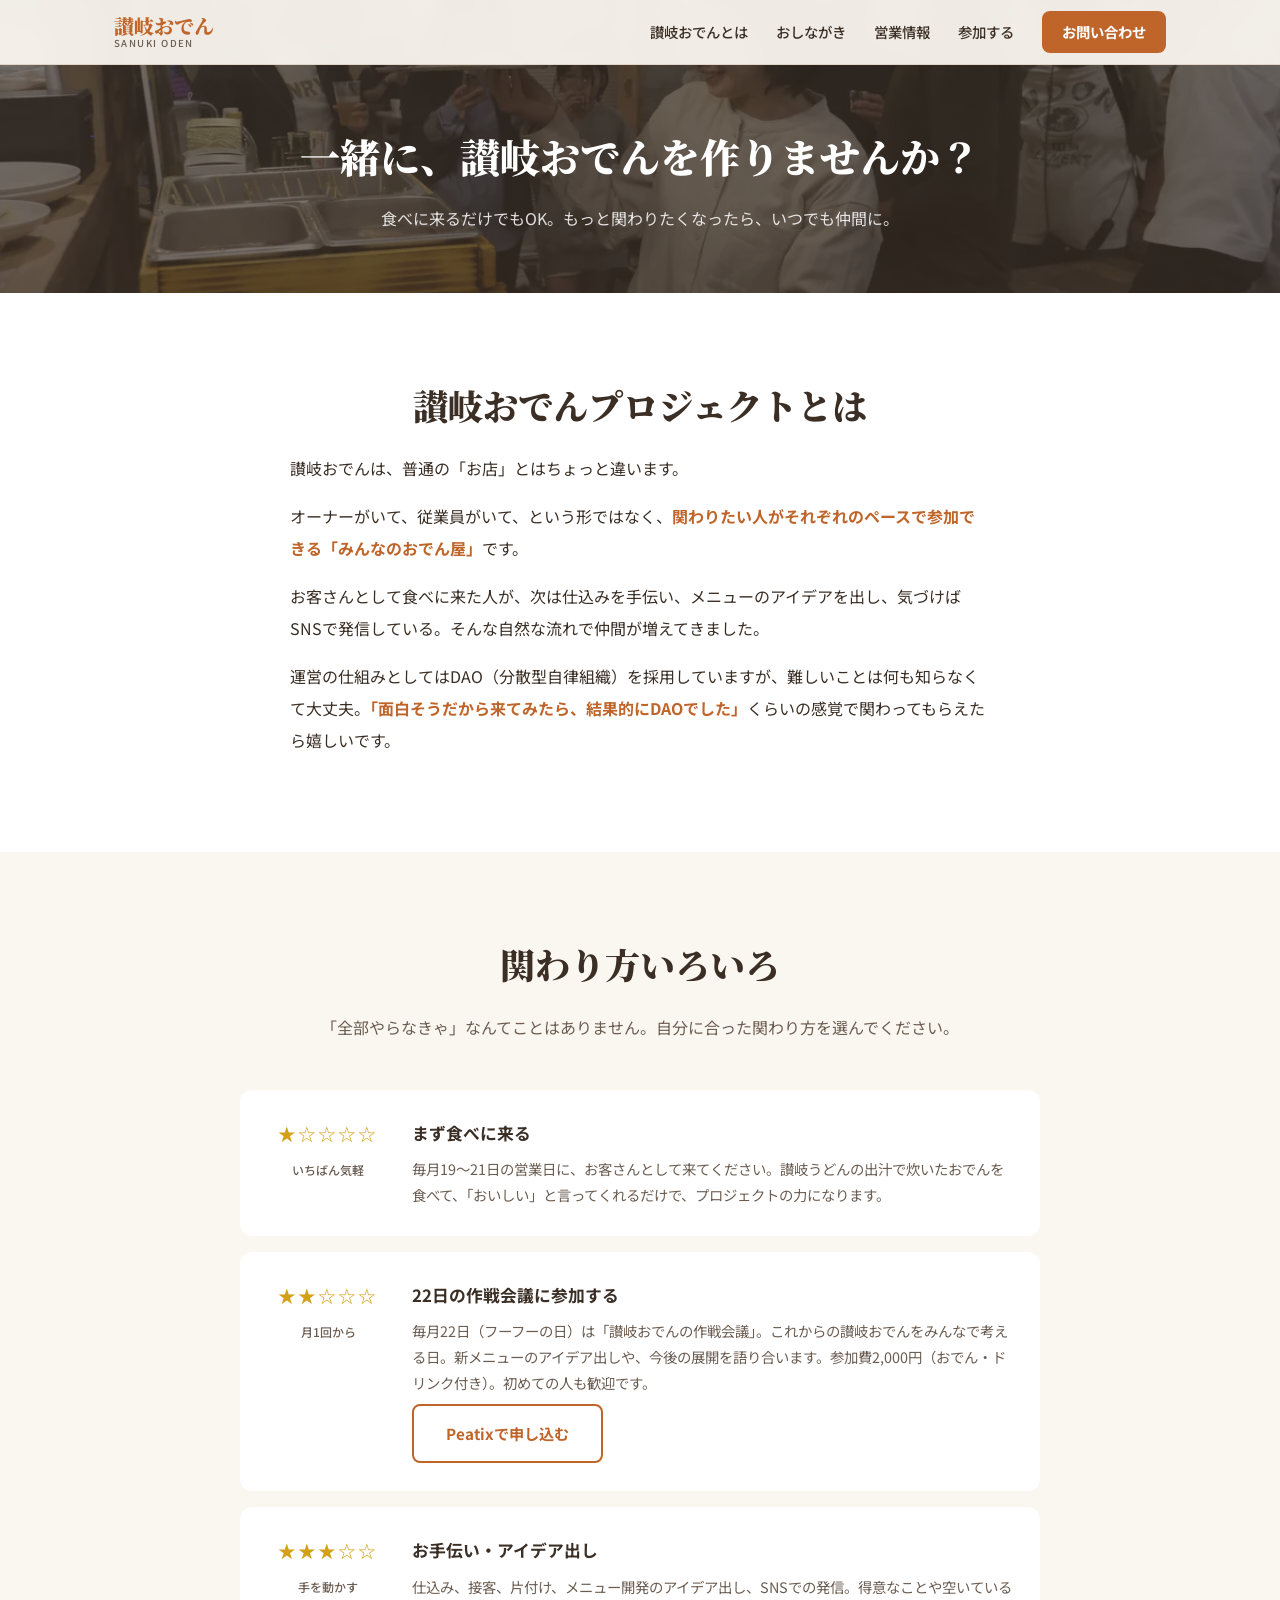
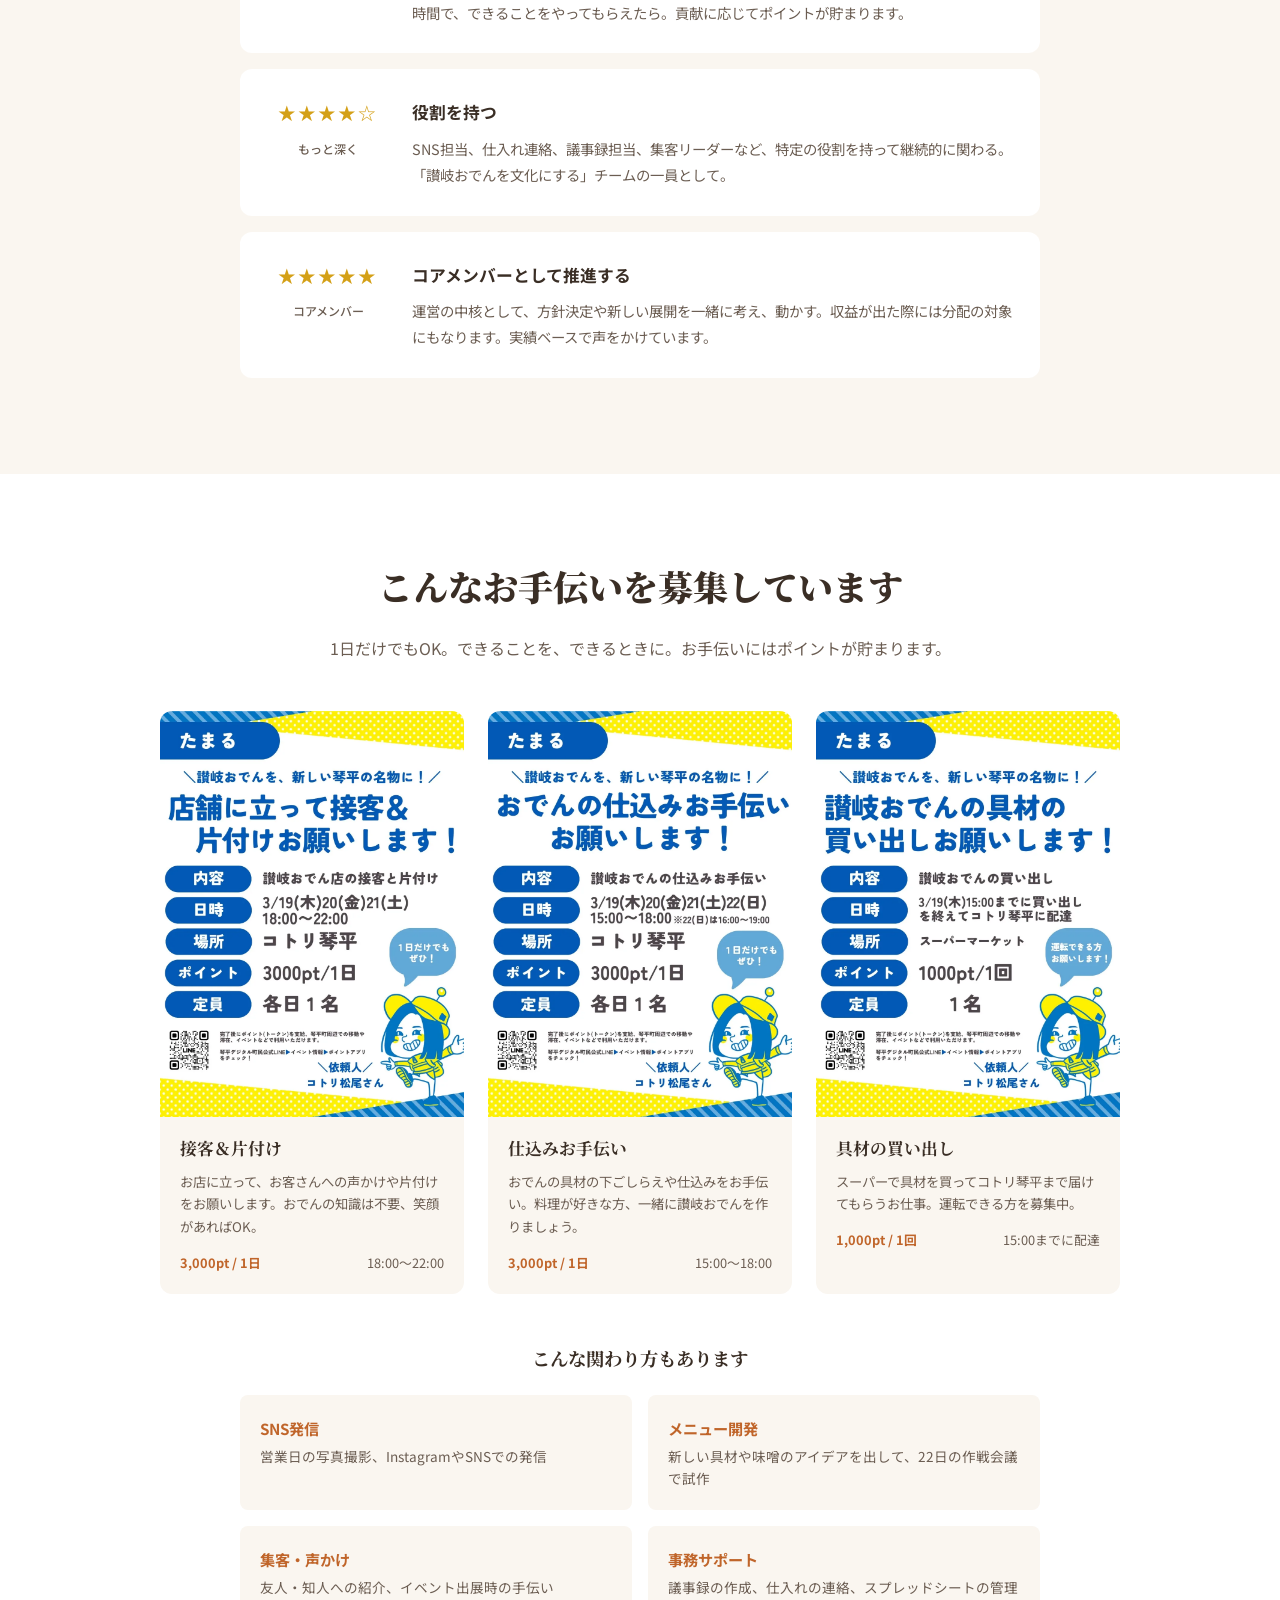
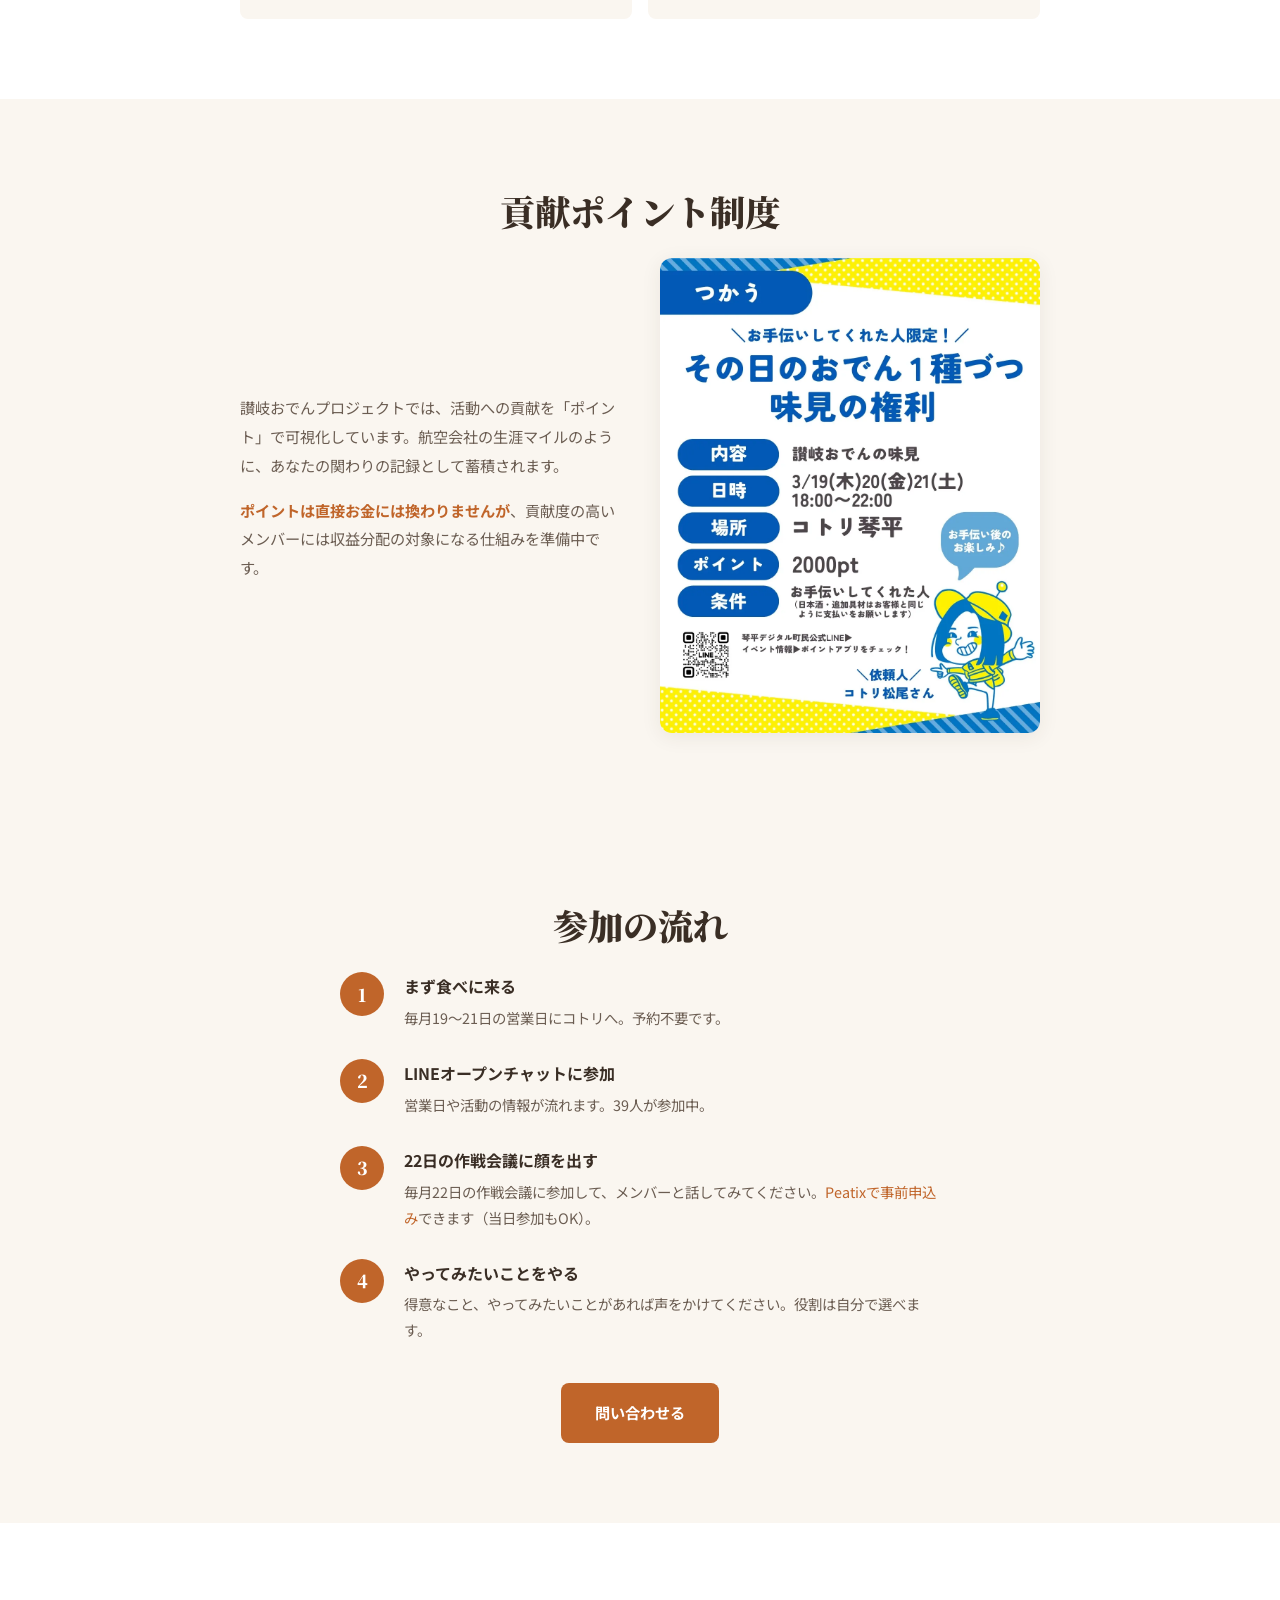
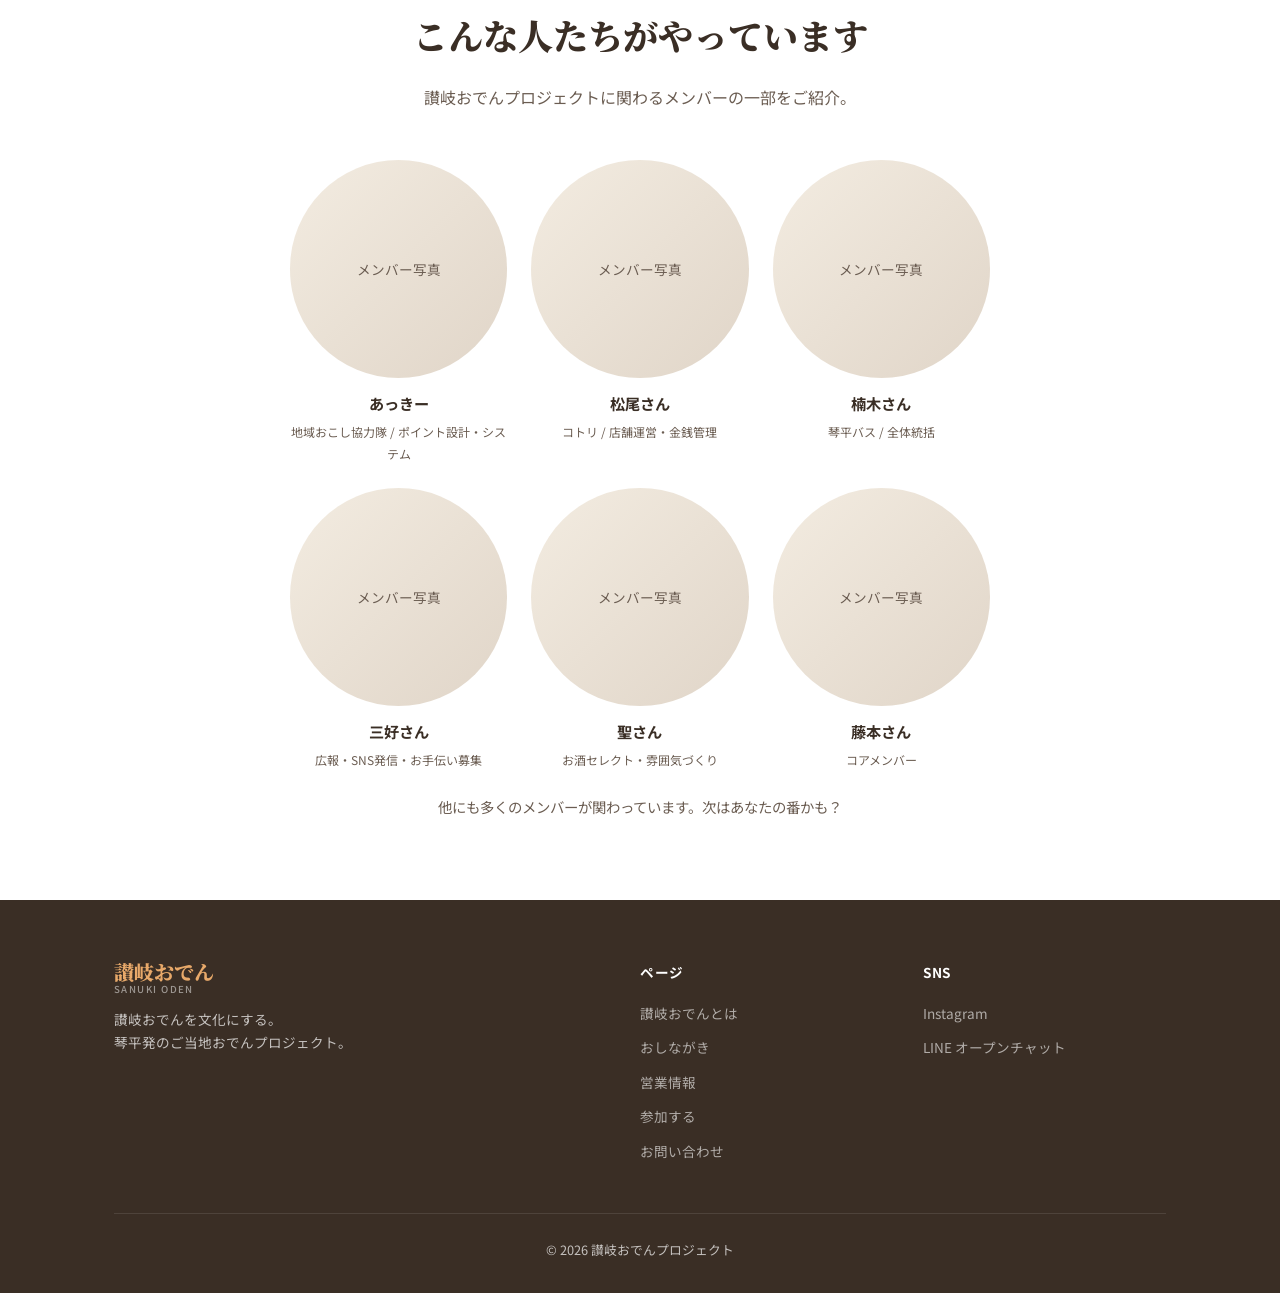
<file: join.html>
<!DOCTYPE html>
<html lang="ja">
<head>
  <meta charset="UTF-8">
  <meta name="viewport" content="width=device-width, initial-scale=1.0">
  <title>参加する｜讃岐おでん</title>
  <meta name="description" content="讃岐おでんプロジェクトへの参加方法。食べに来るだけでもOK。もっと関わりたくなったら、いつでも仲間になれます。">
  <link rel="preconnect" href="https://fonts.googleapis.com">
  <link rel="preconnect" href="https://fonts.gstatic.com" crossorigin>
  <link href="https://fonts.googleapis.com/css2?family=Noto+Sans+JP:wght@400;500;700;900&family=Noto+Serif+JP:wght@700;900&display=swap" rel="stylesheet">
  <link rel="stylesheet" href="style.css">
</head>
<body>

<header class="header">
  <div class="header-inner">
    <a href="index.html" class="logo">
      <span class="logo-main">讃岐おでん</span>
      <span class="logo-sub">SANUKI ODEN</span>
    </a>
    <button class="menu-toggle" aria-label="メニューを開く">
      <span></span><span></span><span></span>
    </button>
    <nav class="nav">
      <a href="about.html">讃岐おでんとは</a>
      <a href="menu.html">おしながき</a>
      <a href="info.html">営業情報</a>
      <a href="join.html">参加する</a>
      <a href="contact.html" class="nav-cta">お問い合わせ</a>
    </nav>
  </div>
</header>

<section class="page-hero">
  <div class="container">
    <h1 class="page-hero-title">一緒に、讃岐おでんを作りませんか？</h1>
    <p class="page-hero-desc">食べに来るだけでもOK。もっと関わりたくなったら、いつでも仲間に。</p>
  </div>
</section>

<!-- プロジェクトとは -->
<section class="section" style="background: var(--color-white);">
  <div class="container">
    <h2 class="section-title">讃岐おでんプロジェクトとは</h2>
    <div class="prose">
      <p>讃岐おでんは、普通の「お店」とはちょっと違います。</p>
      <p>オーナーがいて、従業員がいて、という形ではなく、<strong>関わりたい人がそれぞれのペースで参加できる「みんなのおでん屋」</strong>です。</p>
      <p>お客さんとして食べに来た人が、次は仕込みを手伝い、メニューのアイデアを出し、気づけばSNSで発信している。そんな自然な流れで仲間が増えてきました。</p>
      <p>運営の仕組みとしてはDAO（分散型自律組織）を採用していますが、難しいことは何も知らなくて大丈夫。<strong>「面白そうだから来てみたら、結果的にDAOでした」</strong>くらいの感覚で関わってもらえたら嬉しいです。</p>
    </div>
  </div>
</section>

<!-- 関わり方 -->
<section class="section">
  <div class="container">
    <h2 class="section-title">関わり方いろいろ</h2>
    <p class="section-lead">「全部やらなきゃ」なんてことはありません。自分に合った関わり方を選んでください。</p>

    <div class="involvement-list">

      <div class="involvement-item">
        <div class="involvement-level">
          <span class="involvement-stars">★☆☆☆☆</span>
          <span class="involvement-label">いちばん気軽</span>
        </div>
        <div class="involvement-content">
          <h3>まず食べに来る</h3>
          <p>毎月19〜21日の営業日に、お客さんとして来てください。讃岐うどんの出汁で炊いたおでんを食べて、「おいしい」と言ってくれるだけで、プロジェクトの力になります。</p>
        </div>
      </div>

      <div class="involvement-item">
        <div class="involvement-level">
          <span class="involvement-stars">★★☆☆☆</span>
          <span class="involvement-label">月1回から</span>
        </div>
        <div class="involvement-content">
          <h3>22日の作戦会議に参加する</h3>
          <p>毎月22日（フーフーの日）は「讃岐おでんの作戦会議」。これからの讃岐おでんをみんなで考える日。新メニューのアイデア出しや、今後の展開を語り合います。参加費2,000円（おでん・ドリンク付き）。初めての人も歓迎です。</p>
          <a href="https://peatix.com/event/4876141/view" class="btn btn-secondary" target="_blank" rel="noopener" style="margin-top: 8px; display: inline-block;">Peatixで申し込む</a>
        </div>
      </div>

      <div class="involvement-item">
        <div class="involvement-level">
          <span class="involvement-stars">★★★☆☆</span>
          <span class="involvement-label">手を動かす</span>
        </div>
        <div class="involvement-content">
          <h3>お手伝い・アイデア出し</h3>
          <p>仕込み、接客、片付け、メニュー開発のアイデア出し、SNSでの発信。得意なことや空いている時間で、できることをやってもらえたら。貢献に応じてポイントが貯まります。</p>
        </div>
      </div>

      <div class="involvement-item">
        <div class="involvement-level">
          <span class="involvement-stars">★★★★☆</span>
          <span class="involvement-label">もっと深く</span>
        </div>
        <div class="involvement-content">
          <h3>役割を持つ</h3>
          <p>SNS担当、仕入れ連絡、議事録担当、集客リーダーなど、特定の役割を持って継続的に関わる。「讃岐おでんを文化にする」チームの一員として。</p>
        </div>
      </div>

      <div class="involvement-item">
        <div class="involvement-level">
          <span class="involvement-stars">★★★★★</span>
          <span class="involvement-label">コアメンバー</span>
        </div>
        <div class="involvement-content">
          <h3>コアメンバーとして推進する</h3>
          <p>運営の中核として、方針決定や新しい展開を一緒に考え、動かす。収益が出た際には分配の対象にもなります。実績ベースで声をかけています。</p>
        </div>
      </div>

    </div>
  </div>
</section>

<!-- お手伝い募集中 -->
<section class="section" style="background: var(--color-white);">
  <div class="container">
    <h2 class="section-title">こんなお手伝いを募集しています</h2>
    <p class="section-lead">1日だけでもOK。できることを、できるときに。お手伝いにはポイントが貯まります。</p>

    <div class="help-grid">
      <div class="help-card">
        <img src="images_webp/img_9028.webp" alt="接客＆片付けのお手伝い募集" loading="lazy">
        <div class="help-card-body">
          <h3>接客＆片付け</h3>
          <p>お店に立って、お客さんへの声かけや片付けをお願いします。おでんの知識は不要、笑顔があればOK。</p>
          <div class="help-card-meta">
            <span class="help-point">3,000pt / 1日</span>
            <span class="help-time">18:00〜22:00</span>
          </div>
        </div>
      </div>

      <div class="help-card">
        <img src="images_webp/img_9079.webp" alt="仕込みお手伝い募集" loading="lazy">
        <div class="help-card-body">
          <h3>仕込みお手伝い</h3>
          <p>おでんの具材の下ごしらえや仕込みをお手伝い。料理が好きな方、一緒に讃岐おでんを作りましょう。</p>
          <div class="help-card-meta">
            <span class="help-point">3,000pt / 1日</span>
            <span class="help-time">15:00〜18:00</span>
          </div>
        </div>
      </div>

      <div class="help-card">
        <img src="images_webp/img_9030.webp" alt="買い出しお手伝い募集" loading="lazy">
        <div class="help-card-body">
          <h3>具材の買い出し</h3>
          <p>スーパーで具材を買ってコトリ琴平まで届けてもらうお仕事。運転できる方を募集中。</p>
          <div class="help-card-meta">
            <span class="help-point">1,000pt / 1回</span>
            <span class="help-time">15:00までに配達</span>
          </div>
        </div>
      </div>
    </div>

    <div class="help-also">
      <h3>こんな関わり方もあります</h3>
      <div class="help-also-list">
        <div class="help-also-item">
          <strong>SNS発信</strong>
          <p>営業日の写真撮影、InstagramやSNSでの発信</p>
        </div>
        <div class="help-also-item">
          <strong>メニュー開発</strong>
          <p>新しい具材や味噌のアイデアを出して、22日の作戦会議で試作</p>
        </div>
        <div class="help-also-item">
          <strong>集客・声かけ</strong>
          <p>友人・知人への紹介、イベント出展時の手伝い</p>
        </div>
        <div class="help-also-item">
          <strong>事務サポート</strong>
          <p>議事録の作成、仕入れの連絡、スプレッドシートの管理</p>
        </div>
      </div>
    </div>
  </div>
</section>

<!-- ポイント制度 -->
<section class="section">
  <div class="container">
    <h2 class="section-title">貢献ポイント制度</h2>
    <div class="point-grid">
      <div class="point-explain">
        <p>讃岐おでんプロジェクトでは、活動への貢献を「ポイント」で可視化しています。航空会社の生涯マイルのように、あなたの関わりの記録として蓄積されます。</p>
        <p><strong>ポイントは直接お金には換わりませんが</strong>、貢献度の高いメンバーには収益分配の対象になる仕組みを準備中です。</p>
      </div>
      <div class="point-use">
        <img src="images_webp/img_9080.webp" alt="ポイント利用例：おでん味見の権利" loading="lazy">
      </div>
    </div>
  </div>
</section>

<!-- 参加の流れ -->
<section class="section">
  <div class="container">
    <h2 class="section-title">参加の流れ</h2>
    <div class="steps">
      <div class="step">
        <div class="step-number">1</div>
        <div class="step-content">
          <h3>まず食べに来る</h3>
          <p>毎月19〜21日の営業日にコトリへ。予約不要です。</p>
        </div>
      </div>
      <div class="step">
        <div class="step-number">2</div>
        <div class="step-content">
          <h3>LINEオープンチャットに参加</h3>
          <p>営業日や活動の情報が流れます。39人が参加中。</p>
        </div>
      </div>
      <div class="step">
        <div class="step-number">3</div>
        <div class="step-content">
          <h3>22日の作戦会議に顔を出す</h3>
          <p>毎月22日の作戦会議に参加して、メンバーと話してみてください。<a href="https://peatix.com/event/4876141/view" target="_blank" rel="noopener">Peatixで事前申込み</a>できます（当日参加もOK）。</p>
        </div>
      </div>
      <div class="step">
        <div class="step-number">4</div>
        <div class="step-content">
          <h3>やってみたいことをやる</h3>
          <p>得意なこと、やってみたいことがあれば声をかけてください。役割は自分で選べます。</p>
        </div>
      </div>
    </div>
    <div class="section-cta">
      <a href="contact.html" class="btn btn-primary">問い合わせる</a>
    </div>
  </div>
</section>

<!-- メンバー紹介 -->
<section class="section" style="background: var(--color-white);">
  <div class="container">
    <h2 class="section-title">こんな人たちがやっています</h2>
    <p class="section-lead">讃岐おでんプロジェクトに関わるメンバーの一部をご紹介。</p>
    <div class="member-grid">
      <div class="member-card">
        <div class="member-img placeholder-img" style="aspect-ratio: 1;">メンバー写真</div>
        <h4>あっきー</h4>
        <p class="member-role">地域おこし協力隊 / ポイント設計・システム</p>
      </div>
      <div class="member-card">
        <div class="member-img placeholder-img" style="aspect-ratio: 1;">メンバー写真</div>
        <h4>松尾さん</h4>
        <p class="member-role">コトリ / 店舗運営・金銭管理</p>
      </div>
      <div class="member-card">
        <div class="member-img placeholder-img" style="aspect-ratio: 1;">メンバー写真</div>
        <h4>楠木さん</h4>
        <p class="member-role">琴平バス / 全体統括</p>
      </div>
      <div class="member-card">
        <div class="member-img placeholder-img" style="aspect-ratio: 1;">メンバー写真</div>
        <h4>三好さん</h4>
        <p class="member-role">広報・SNS発信・お手伝い募集</p>
      </div>
      <div class="member-card">
        <div class="member-img placeholder-img" style="aspect-ratio: 1;">メンバー写真</div>
        <h4>聖さん</h4>
        <p class="member-role">お酒セレクト・雰囲気づくり</p>
      </div>
      <div class="member-card">
        <div class="member-img placeholder-img" style="aspect-ratio: 1;">メンバー写真</div>
        <h4>藤本さん</h4>
        <p class="member-role">コアメンバー</p>
      </div>
    </div>
    <p style="text-align: center; margin-top: 24px; color: var(--color-text-light); font-size: 0.9rem;">他にも多くのメンバーが関わっています。次はあなたの番かも？</p>
  </div>
</section>

<footer class="footer">
  <div class="container">
    <div class="footer-grid">
      <div class="footer-brand">
        <div class="logo">
          <span class="logo-main">讃岐おでん</span>
          <span class="logo-sub">SANUKI ODEN</span>
        </div>
        <p>讃岐おでんを文化にする。<br>琴平発のご当地おでんプロジェクト。</p>
      </div>
      <div class="footer-nav">
        <h4>ページ</h4>
        <a href="about.html">讃岐おでんとは</a>
        <a href="menu.html">おしながき</a>
        <a href="info.html">営業情報</a>
        <a href="join.html">参加する</a>
        <a href="contact.html">お問い合わせ</a>
      </div>
      <div class="footer-sns">
        <h4>SNS</h4>
        <a href="https://www.instagram.com/sanukioden/" target="_blank" rel="noopener">Instagram</a>
        <a href="https://line.me/ti/g2/k3F9YQZfjD9gflPnTXQr-hAsezSg7iLxMkPaCA?utm_source=invitation&amp;utm_medium=QR_code&amp;utm_campaign=default" target="_blank" rel="noopener">LINE オープンチャット</a>
      </div>
    </div>
    <div class="footer-bottom">
      <p>&copy; 2026 讃岐おでんプロジェクト</p>
    </div>
  </div>
</footer>

<script src="script.js"></script>
</body>
</html>
</file>
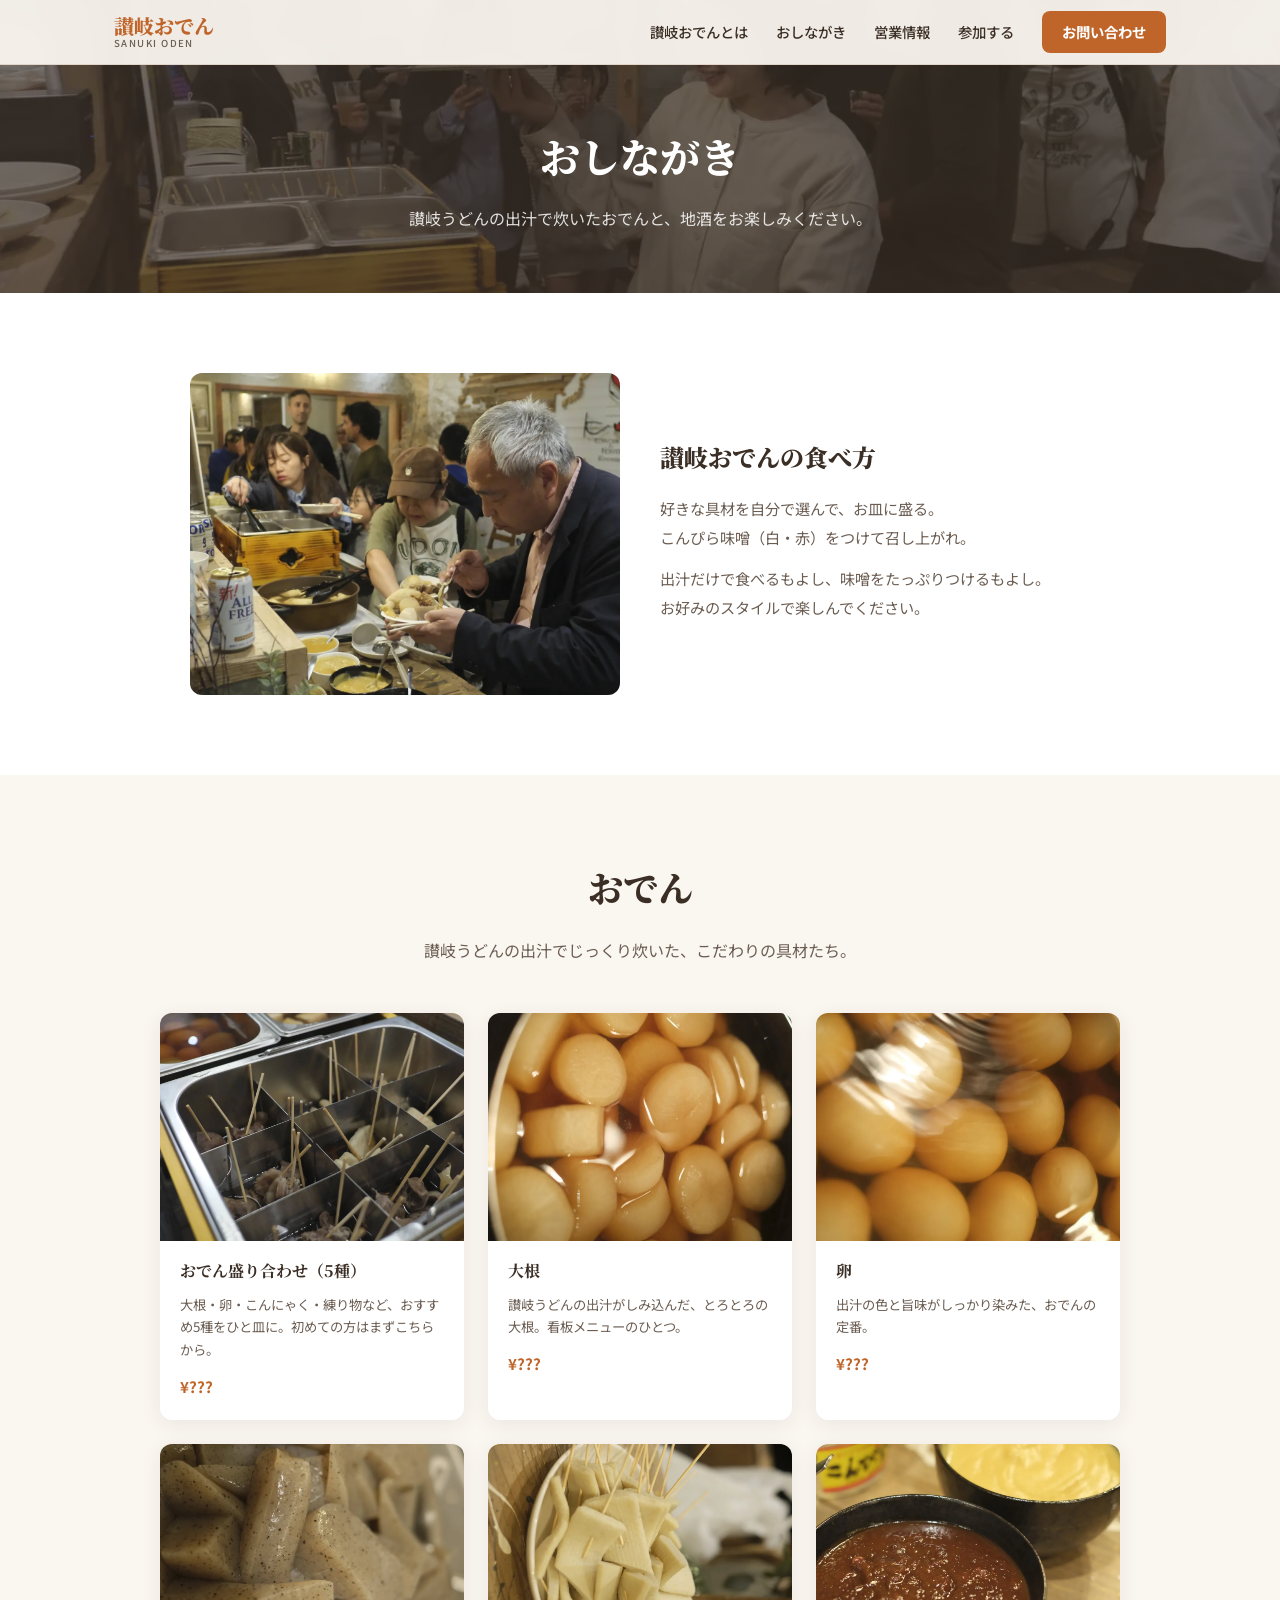
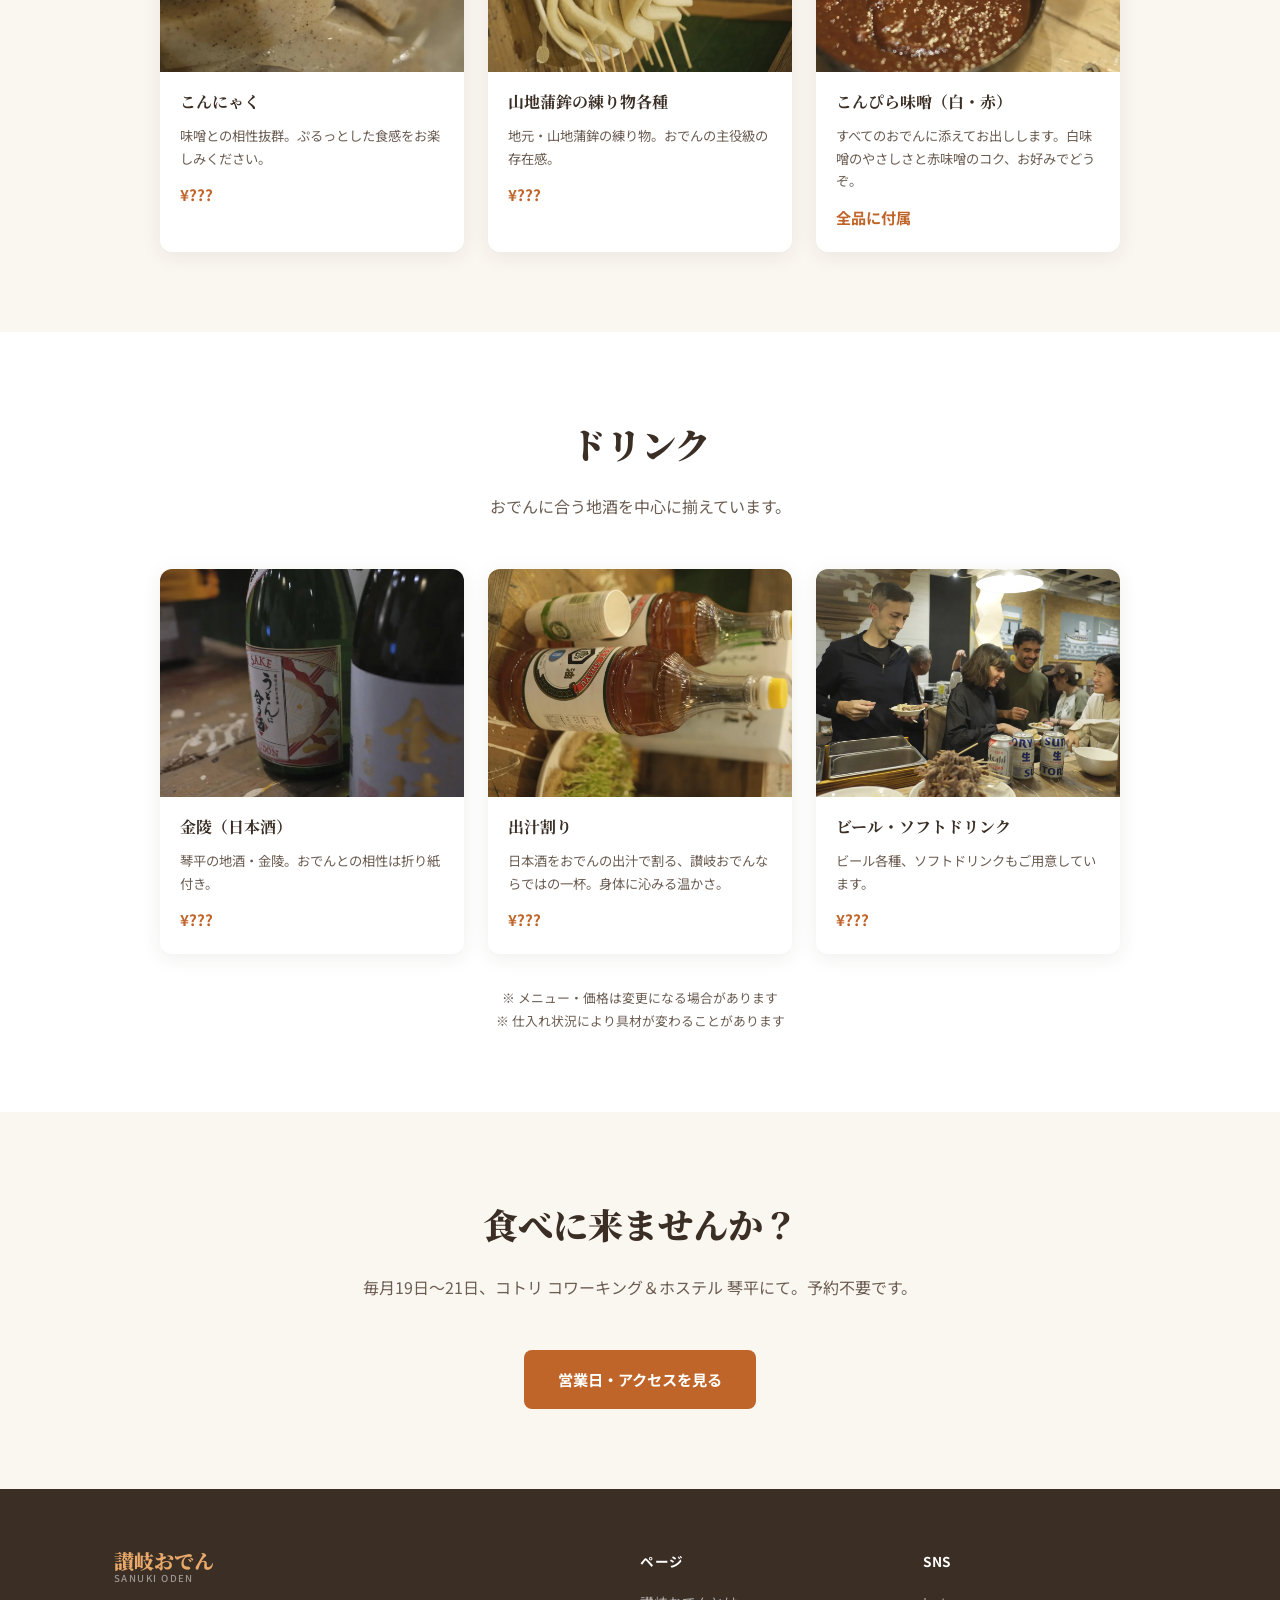
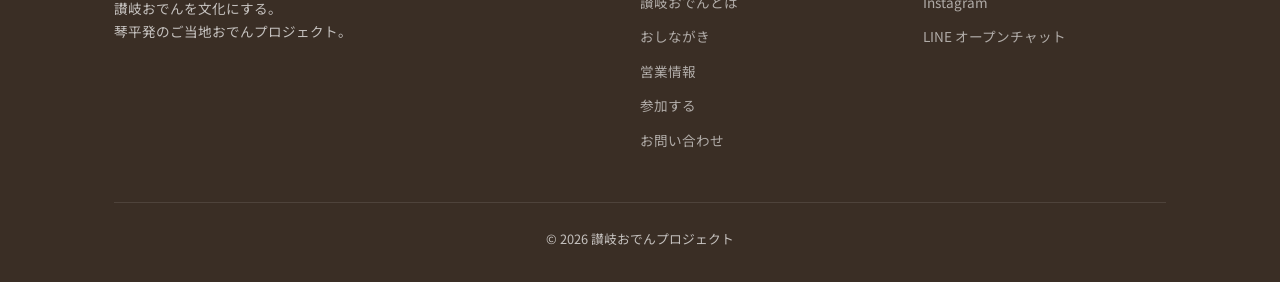
<file: menu.html>
<!DOCTYPE html>
<html lang="ja">
<head>
  <meta charset="UTF-8">
  <meta name="viewport" content="width=device-width, initial-scale=1.0">
  <title>おしながき｜讃岐おでん</title>
  <meta name="description" content="讃岐おでんのメニュー。讃岐うどんの出汁で炊いたおでんと、こんぴら味噌、地酒をお楽しみください。">
  <link rel="preconnect" href="https://fonts.googleapis.com">
  <link rel="preconnect" href="https://fonts.gstatic.com" crossorigin>
  <link href="https://fonts.googleapis.com/css2?family=Noto+Sans+JP:wght@400;500;700;900&family=Noto+Serif+JP:wght@700;900&display=swap" rel="stylesheet">
  <link rel="stylesheet" href="style.css">
</head>
<body>

<header class="header">
  <div class="header-inner">
    <a href="index.html" class="logo">
      <span class="logo-main">讃岐おでん</span>
      <span class="logo-sub">SANUKI ODEN</span>
    </a>
    <button class="menu-toggle" aria-label="メニューを開く">
      <span></span><span></span><span></span>
    </button>
    <nav class="nav">
      <a href="about.html">讃岐おでんとは</a>
      <a href="menu.html">おしながき</a>
      <a href="info.html">営業情報</a>
      <a href="join.html">参加する</a>
      <a href="contact.html" class="nav-cta">お問い合わせ</a>
    </nav>
  </div>
</header>

<section class="page-hero">
  <div class="container">
    <h1 class="page-hero-title">おしながき</h1>
    <p class="page-hero-desc">讃岐うどんの出汁で炊いたおでんと、地酒をお楽しみください。</p>
  </div>
</section>

<!-- メインビジュアル：食べ方の紹介 -->
<section class="section" style="background: var(--color-white);">
  <div class="container">
    <div class="menu-intro">
      <div class="menu-intro-img">
        <img src="images_webp/dsf5363.webp" alt="讃岐おでんの営業風景" loading="lazy">
      </div>
      <div class="menu-intro-text">
        <h2>讃岐おでんの食べ方</h2>
        <p>好きな具材を自分で選んで、お皿に盛る。<br>こんぴら味噌（白・赤）をつけて召し上がれ。</p>
        <p>出汁だけで食べるもよし、味噌をたっぷりつけるもよし。<br>お好みのスタイルで楽しんでください。</p>
      </div>
    </div>
  </div>
</section>

<!-- おでんメニュー -->
<section class="section">
  <div class="container">
    <h2 class="section-title">おでん</h2>
    <p class="section-lead">讃岐うどんの出汁でじっくり炊いた、こだわりの具材たち。</p>

    <div class="photo-menu-grid">
      <div class="photo-menu-card">
        <img src="images_webp/dsf5354.webp" alt="おでん盛り合わせ" loading="lazy">
        <div class="photo-menu-info">
          <h3>おでん盛り合わせ（5種）</h3>
          <p>大根・卵・こんにゃく・練り物など、おすすめ5種をひと皿に。初めての方はまずこちらから。</p>
          <span class="photo-menu-price">¥???</span>
        </div>
      </div>

      <div class="photo-menu-card">
        <img src="images_webp/dsf5312.webp" alt="出汁で炊いた大根" loading="lazy">
        <div class="photo-menu-info">
          <h3>大根</h3>
          <p>讃岐うどんの出汁がしみ込んだ、とろとろの大根。看板メニューのひとつ。</p>
          <span class="photo-menu-price">¥???</span>
        </div>
      </div>

      <div class="photo-menu-card">
        <img src="images_webp/dsf5313.webp" alt="出汁で煮込んだ卵" loading="lazy">
        <div class="photo-menu-info">
          <h3>卵</h3>
          <p>出汁の色と旨味がしっかり染みた、おでんの定番。</p>
          <span class="photo-menu-price">¥???</span>
        </div>
      </div>

      <div class="photo-menu-card">
        <img src="images_webp/dsf5314.webp" alt="こんにゃく" loading="lazy">
        <div class="photo-menu-info">
          <h3>こんにゃく</h3>
          <p>味噌との相性抜群。ぷるっとした食感をお楽しみください。</p>
          <span class="photo-menu-price">¥???</span>
        </div>
      </div>

      <div class="photo-menu-card">
        <img src="images_webp/dsf5310.webp" alt="山地蒲鉾の練り物" loading="lazy">
        <div class="photo-menu-info">
          <h3>山地蒲鉾の練り物各種</h3>
          <p>地元・山地蒲鉾の練り物。おでんの主役級の存在感。</p>
          <span class="photo-menu-price">¥???</span>
        </div>
      </div>

      <div class="photo-menu-card">
        <img src="images_webp/dsf5338.webp" alt="こんぴら味噌（白・赤）" loading="lazy">
        <div class="photo-menu-info">
          <h3>こんぴら味噌（白・赤）</h3>
          <p>すべてのおでんに添えてお出しします。白味噌のやさしさと赤味噌のコク、お好みでどうぞ。</p>
          <span class="photo-menu-price">全品に付属</span>
        </div>
      </div>
    </div>
  </div>
</section>

<!-- ドリンクメニュー -->
<section class="section" style="background: var(--color-white);">
  <div class="container">
    <h2 class="section-title">ドリンク</h2>
    <p class="section-lead">おでんに合う地酒を中心に揃えています。</p>

    <div class="photo-menu-grid">
      <div class="photo-menu-card">
        <img src="images_webp/dsf5349.webp" alt="金陵の日本酒" loading="lazy">
        <div class="photo-menu-info">
          <h3>金陵（日本酒）</h3>
          <p>琴平の地酒・金陵。おでんとの相性は折り紙付き。</p>
          <span class="photo-menu-price">¥???</span>
        </div>
      </div>

      <div class="photo-menu-card">
        <img src="images_webp/dsf5309.webp" alt="出汁割り用の出汁" loading="lazy">
        <div class="photo-menu-info">
          <h3>出汁割り</h3>
          <p>日本酒をおでんの出汁で割る、讃岐おでんならではの一杯。身体に沁みる温かさ。</p>
          <span class="photo-menu-price">¥???</span>
        </div>
      </div>

      <div class="photo-menu-card">
        <img src="images_webp/dsf5364.webp" alt="ビールとおでんを楽しむ" loading="lazy">
        <div class="photo-menu-info">
          <h3>ビール・ソフトドリンク</h3>
          <p>ビール各種、ソフトドリンクもご用意しています。</p>
          <span class="photo-menu-price">¥???</span>
        </div>
      </div>
    </div>

    <p class="menu-note">※ メニュー・価格は変更になる場合があります<br>※ 仕入れ状況により具材が変わることがあります</p>
  </div>
</section>

<!-- 営業情報への導線 -->
<section class="section">
  <div class="container" style="text-align: center;">
    <h2 class="section-title">食べに来ませんか？</h2>
    <p class="section-lead">毎月19日〜21日、コトリ コワーキング＆ホステル 琴平にて。予約不要です。</p>
    <a href="info.html" class="btn btn-primary">営業日・アクセスを見る</a>
  </div>
</section>

<footer class="footer">
  <div class="container">
    <div class="footer-grid">
      <div class="footer-brand">
        <div class="logo">
          <span class="logo-main">讃岐おでん</span>
          <span class="logo-sub">SANUKI ODEN</span>
        </div>
        <p>讃岐おでんを文化にする。<br>琴平発のご当地おでんプロジェクト。</p>
      </div>
      <div class="footer-nav">
        <h4>ページ</h4>
        <a href="about.html">讃岐おでんとは</a>
        <a href="menu.html">おしながき</a>
        <a href="info.html">営業情報</a>
        <a href="join.html">参加する</a>
        <a href="contact.html">お問い合わせ</a>
      </div>
      <div class="footer-sns">
        <h4>SNS</h4>
        <a href="https://www.instagram.com/sanukioden/" target="_blank" rel="noopener">Instagram</a>
        <a href="https://line.me/ti/g2/k3F9YQZfjD9gflPnTXQr-hAsezSg7iLxMkPaCA?utm_source=invitation&amp;utm_medium=QR_code&amp;utm_campaign=default" target="_blank" rel="noopener">LINE オープンチャット</a>
      </div>
    </div>
    <div class="footer-bottom">
      <p>&copy; 2026 讃岐おでんプロジェクト</p>
    </div>
  </div>
</footer>

<script src="script.js"></script>
</body>
</html>
</file>
<file: style.css>
/* ===========================
   讃岐おでん HP - スタイルシート
   カラー: 温かみのある橙〜茶系
   =========================== */

:root {
  --color-primary: #c0652a;
  --color-primary-dark: #9e4f1e;
  --color-primary-light: #e8a96a;
  --color-accent: #d4a017;
  --color-accent-light: #f5e6b8;
  --color-warm-bg: #faf6f0;
  --color-warm-bg-alt: #f3ece1;
  --color-text: #3a2e25;
  --color-text-light: #6b5d52;
  --color-white: #ffffff;
  --color-border: #e0d5c8;
  --font-heading: 'Noto Serif JP', serif;
  --font-body: 'Noto Sans JP', sans-serif;
  --max-width: 1100px;
  --radius: 12px;
  --shadow: 0 4px 20px rgba(58, 46, 37, 0.08);
  --shadow-hover: 0 8px 30px rgba(58, 46, 37, 0.14);
}

/* リセット */
*, *::before, *::after { box-sizing: border-box; margin: 0; padding: 0; }
html { scroll-behavior: smooth; }
body {
  font-family: var(--font-body);
  color: var(--color-text);
  background: var(--color-warm-bg);
  line-height: 1.8;
  -webkit-font-smoothing: antialiased;
}
img { max-width: 100%; height: auto; display: block; }
a { color: var(--color-primary); text-decoration: none; transition: color 0.2s; }
a:hover { color: var(--color-primary-dark); }

.container {
  max-width: var(--max-width);
  margin: 0 auto;
  padding: 0 24px;
}

/* ===========================
   ヘッダー
   =========================== */
.header {
  position: fixed;
  top: 0;
  left: 0;
  right: 0;
  z-index: 100;
  background: rgba(250, 246, 240, 0.95);
  backdrop-filter: blur(10px);
  border-bottom: 1px solid var(--color-border);
}
.header-inner {
  max-width: var(--max-width);
  margin: 0 auto;
  padding: 0 24px;
  display: flex;
  align-items: center;
  justify-content: space-between;
  height: 64px;
}
.logo { display: flex; flex-direction: column; line-height: 1.2; }
.logo-main {
  font-family: var(--font-heading);
  font-weight: 900;
  font-size: 1.25rem;
  color: var(--color-primary);
}
.logo-sub {
  font-size: 0.6rem;
  letter-spacing: 0.15em;
  color: var(--color-text-light);
  font-weight: 500;
}
.nav { display: flex; align-items: center; gap: 28px; }
.nav a {
  font-size: 0.9rem;
  font-weight: 500;
  color: var(--color-text);
  position: relative;
}
.nav a:hover { color: var(--color-primary); }
.nav-cta {
  background: var(--color-primary) !important;
  color: var(--color-white) !important;
  padding: 8px 20px !important;
  border-radius: 8px;
  font-weight: 700 !important;
}
.nav-cta:hover { background: var(--color-primary-dark) !important; }

/* ハンバーガー */
.menu-toggle {
  display: none;
  background: none;
  border: none;
  cursor: pointer;
  width: 32px;
  height: 24px;
  position: relative;
}
.menu-toggle span {
  display: block;
  width: 100%;
  height: 2px;
  background: var(--color-text);
  position: absolute;
  left: 0;
  transition: 0.3s;
}
.menu-toggle span:nth-child(1) { top: 0; }
.menu-toggle span:nth-child(2) { top: 50%; transform: translateY(-50%); }
.menu-toggle span:nth-child(3) { bottom: 0; }

/* ===========================
   ヒーロー
   =========================== */
.hero {
  position: relative;
  min-height: 85vh;
  display: flex;
  align-items: center;
  justify-content: center;
  background: url('images_webp/dsf5363.webp') center center / cover no-repeat;
  overflow: hidden;
}
.hero-overlay {
  position: absolute;
  inset: 0;
  background: rgba(58, 46, 37, 0.5);
}
.hero-content {
  position: relative;
  z-index: 1;
  text-align: center;
  color: var(--color-white);
  padding: 100px 24px 60px;
}
.hero-tag {
  font-size: 0.9rem;
  letter-spacing: 0.2em;
  margin-bottom: 16px;
  opacity: 0.85;
}
.hero-title {
  font-family: var(--font-heading);
  font-size: clamp(2.2rem, 6vw, 4rem);
  font-weight: 900;
  line-height: 1.3;
  margin-bottom: 24px;
  text-shadow: 0 2px 20px rgba(0,0,0,0.3);
}
.hero-desc {
  font-size: clamp(0.95rem, 2vw, 1.15rem);
  line-height: 1.9;
  opacity: 0.9;
  margin-bottom: 40px;
}
.hero-actions { display: flex; gap: 16px; justify-content: center; flex-wrap: wrap; }

/* ===========================
   ボタン
   =========================== */
.btn {
  display: inline-block;
  padding: 14px 32px;
  border-radius: 8px;
  font-weight: 700;
  font-size: 0.95rem;
  transition: all 0.25s;
  cursor: pointer;
  border: 2px solid transparent;
}
.btn-primary {
  background: var(--color-primary);
  color: var(--color-white);
}
.btn-primary:hover {
  background: var(--color-primary-dark);
  color: var(--color-white);
  transform: translateY(-2px);
  box-shadow: var(--shadow-hover);
}
.btn-outline {
  background: transparent;
  color: var(--color-white);
  border-color: rgba(255,255,255,0.6);
}
.btn-outline:hover {
  background: rgba(255,255,255,0.15);
  color: var(--color-white);
  border-color: var(--color-white);
}
.btn-secondary {
  background: transparent;
  color: var(--color-primary);
  border-color: var(--color-primary);
}
.btn-secondary:hover {
  background: var(--color-primary);
  color: var(--color-white);
  transform: translateY(-2px);
}

/* ===========================
   次回営業日
   =========================== */
.next-open {
  margin-top: -48px;
  position: relative;
  z-index: 2;
  padding: 0 24px;
}
.next-open-card {
  max-width: 600px;
  margin: 0 auto;
  background: var(--color-white);
  border-radius: var(--radius);
  padding: 36px 40px;
  text-align: center;
  box-shadow: var(--shadow);
  border: 2px solid var(--color-accent-light);
}
.next-open-label {
  font-size: 0.85rem;
  font-weight: 700;
  color: var(--color-primary);
  letter-spacing: 0.1em;
  text-transform: uppercase;
  margin-bottom: 8px;
}
.next-open-date {
  margin-bottom: 16px;
}
.next-open-month {
  font-family: var(--font-heading);
  font-size: 1.1rem;
  font-weight: 700;
  color: var(--color-text-light);
}
.next-open-days {
  font-family: var(--font-heading);
  font-size: 2rem;
  font-weight: 900;
  color: var(--color-primary);
  display: block;
  margin-top: 4px;
}
.next-open-info {
  margin-bottom: 20px;
  font-size: 0.9rem;
  color: var(--color-text-light);
}
.next-open-info p { margin-bottom: 4px; }

/* ===========================
   セクション共通
   =========================== */
.section {
  padding: 80px 0;
}
.section-title {
  font-family: var(--font-heading);
  font-size: clamp(1.6rem, 4vw, 2.2rem);
  font-weight: 900;
  text-align: center;
  margin-bottom: 16px;
  color: var(--color-text);
}
.section-lead {
  text-align: center;
  color: var(--color-text-light);
  font-size: 1rem;
  max-width: 640px;
  margin: 0 auto 48px;
  line-height: 1.9;
}
.section-cta {
  text-align: center;
  margin-top: 40px;
}

/* ===========================
   讃岐おでんとは（カード3枚）
   =========================== */
/* about-card: about.htmlの特徴セクション等で使用 */
.about-card {
  background: var(--color-warm-bg);
  border-radius: var(--radius);
  text-align: center;
  transition: transform 0.25s, box-shadow 0.25s;
}
.about-card:hover {
  transform: translateY(-4px);
  box-shadow: var(--shadow-hover);
}

/* ===========================
   開発ストーリー（タイムライン）
   =========================== */
.story-section { background: var(--color-warm-bg); }
.story-timeline {
  max-width: 600px;
  margin: 0 auto;
  position: relative;
  padding-left: 32px;
}
.story-timeline::before {
  content: '';
  position: absolute;
  left: 8px;
  top: 0;
  bottom: 0;
  width: 2px;
  background: var(--color-border);
}
.story-item {
  position: relative;
  padding: 0 0 32px 24px;
}
.story-item::before {
  content: '';
  position: absolute;
  left: -28px;
  top: 4px;
  width: 12px;
  height: 12px;
  background: var(--color-border);
  border-radius: 50%;
  border: 2px solid var(--color-warm-bg);
}
.story-item.active::before {
  background: var(--color-primary);
  width: 14px;
  height: 14px;
  left: -29px;
}
.story-date {
  font-weight: 700;
  font-size: 0.85rem;
  color: var(--color-primary);
  margin-bottom: 4px;
}
.story-text {
  font-size: 0.95rem;
  color: var(--color-text-light);
}

/* ===========================
   メニューハイライト
   =========================== */
.menu-highlight { background: var(--color-white); }
.menu-grid {
  display: grid;
  grid-template-columns: repeat(3, 1fr);
  gap: 28px;
}
.menu-item {
  border-radius: var(--radius);
  overflow: hidden;
  background: var(--color-warm-bg);
  transition: transform 0.25s;
}
.menu-item:hover { transform: translateY(-4px); }
.menu-item-img {
  width: 100%;
  aspect-ratio: 4/3;
  object-fit: cover;
}
.placeholder-img {
  background: linear-gradient(135deg, var(--color-warm-bg-alt), var(--color-border));
  display: flex;
  align-items: center;
  justify-content: center;
  font-size: 0.85rem;
  color: var(--color-text-light);
  text-align: center;
  padding: 20px;
}
.menu-item h3 {
  font-family: var(--font-heading);
  font-size: 1.1rem;
  font-weight: 700;
  padding: 16px 20px 4px;
}
.menu-item p {
  font-size: 0.85rem;
  color: var(--color-text-light);
  padding: 0 20px 20px;
  line-height: 1.7;
}

/* ===========================
   参加する（レベル表示）
   =========================== */
.join-summary { background: var(--color-warm-bg); }
.join-levels {
  display: grid;
  grid-template-columns: repeat(4, 1fr);
  gap: 20px;
  max-width: 900px;
  margin: 0 auto;
}
.join-level {
  background: var(--color-white);
  border-radius: var(--radius);
  padding: 28px 20px;
  text-align: center;
  transition: transform 0.25s, box-shadow 0.25s;
}
.join-level:hover {
  transform: translateY(-4px);
  box-shadow: var(--shadow-hover);
}
.join-level-stars {
  font-size: 1rem;
  color: var(--color-accent);
  margin-bottom: 12px;
  letter-spacing: 2px;
}
.join-level h3 {
  font-size: 0.95rem;
  font-weight: 700;
  margin-bottom: 8px;
}
.join-level p {
  font-size: 0.8rem;
  color: var(--color-text-light);
  line-height: 1.6;
}

/* ===========================
   アクセス
   =========================== */
.access-section { background: var(--color-white); }
.access-grid {
  display: grid;
  grid-template-columns: 1fr 1fr;
  gap: 40px;
  align-items: start;
}
.access-map iframe { border-radius: var(--radius); }
.access-info h3 {
  font-family: var(--font-heading);
  font-size: 1.2rem;
  font-weight: 700;
  margin-bottom: 20px;
}
.access-info dl {
  display: grid;
  grid-template-columns: auto 1fr;
  gap: 8px 16px;
}
.access-info dt {
  font-weight: 700;
  font-size: 0.85rem;
  color: var(--color-primary);
}
.access-info dd {
  font-size: 0.9rem;
  color: var(--color-text-light);
}

/* ===========================
   フッター
   =========================== */
.footer {
  background: var(--color-text);
  color: rgba(255,255,255,0.7);
  padding: 60px 0 32px;
}
.footer-grid {
  display: grid;
  grid-template-columns: 2fr 1fr 1fr;
  gap: 40px;
  margin-bottom: 40px;
}
.footer .logo-main { color: var(--color-primary-light); }
.footer .logo-sub { color: rgba(255,255,255,0.5); }
.footer-brand p { font-size: 0.85rem; margin-top: 12px; line-height: 1.7; }
.footer-nav h4, .footer-sns h4 {
  color: var(--color-white);
  font-size: 0.85rem;
  font-weight: 700;
  margin-bottom: 16px;
  letter-spacing: 0.05em;
}
.footer-nav a, .footer-sns a {
  display: block;
  color: rgba(255,255,255,0.6);
  font-size: 0.85rem;
  margin-bottom: 10px;
}
.footer-nav a:hover, .footer-sns a:hover { color: var(--color-primary-light); }
.footer-bottom {
  border-top: 1px solid rgba(255,255,255,0.1);
  padding-top: 24px;
  text-align: center;
  font-size: 0.8rem;
}

/* ===========================
   レスポンシブ（モバイル最優先）
   =========================== */
@media (max-width: 768px) {
  .menu-toggle { display: block; }
  .nav {
    display: none;
    position: fixed;
    top: 64px;
    left: 0;
    right: 0;
    background: var(--color-warm-bg);
    flex-direction: column;
    padding: 24px;
    gap: 16px;
    border-bottom: 1px solid var(--color-border);
    box-shadow: var(--shadow);
  }
  .nav.open { display: flex; }
  .nav a { font-size: 1rem; padding: 8px 0; }
  .nav-cta { text-align: center; }

  .hero { min-height: 75vh; }
  .hero-title { font-size: 2rem; }

  .about-grid { grid-template-columns: 1fr; }
  .menu-grid { grid-template-columns: 1fr; }
  .join-levels { grid-template-columns: 1fr 1fr; }
  .access-grid { grid-template-columns: 1fr; }
  .footer-grid { grid-template-columns: 1fr; gap: 28px; }

  .next-open-card { padding: 28px 24px; }
  .next-open-days { font-size: 1.6rem; }

  .section { padding: 56px 0; }
}

@media (max-width: 480px) {
  .join-levels { grid-template-columns: 1fr; }
  .hero-actions { flex-direction: column; align-items: center; }
  .btn { width: 100%; text-align: center; }
  .involvement-item { flex-direction: column; }
  .involvement-level { min-width: auto; }
  .contact-grid { grid-template-columns: 1fr; }
  .member-grid { grid-template-columns: repeat(2, 1fr); }
}

/* ===========================
   下層ページ共通
   =========================== */
.page-hero {
  background: linear-gradient(rgba(58, 46, 37, 0.6), rgba(58, 46, 37, 0.7)), url('images_webp/dsf5353.webp') center center / cover no-repeat;
  color: var(--color-white);
  padding: 120px 0 60px;
  text-align: center;
}
.page-hero-title {
  font-family: var(--font-heading);
  font-size: clamp(1.8rem, 4vw, 2.5rem);
  font-weight: 900;
  margin-bottom: 12px;
}
.page-hero-desc {
  font-size: 1rem;
  opacity: 0.85;
  line-height: 1.8;
}

/* 本文 */
.prose {
  max-width: 700px;
  margin: 0 auto;
  font-size: 1rem;
  line-height: 2;
}
.prose p { margin-bottom: 16px; }
.prose strong { color: var(--color-primary); }

/* ===========================
   about.html: 特徴（交互レイアウト）
   =========================== */
.feature-list { max-width: 900px; margin: 0 auto; }
.feature-row {
  display: grid;
  grid-template-columns: 1fr 1fr;
  gap: 40px;
  align-items: center;
  margin-bottom: 56px;
}
.feature-row.reverse { direction: rtl; }
.feature-row.reverse > * { direction: ltr; }
.feature-img {
  width: 100%;
  aspect-ratio: 4/3;
  border-radius: var(--radius);
  object-fit: cover;
  display: block;
}
.feature-text h3 {
  font-family: var(--font-heading);
  font-size: 1.3rem;
  font-weight: 700;
  margin-bottom: 12px;
}
.feature-text p {
  font-size: 0.95rem;
  color: var(--color-text-light);
  line-height: 1.9;
  margin-bottom: 8px;
}

/* パートナー */
.partner-grid {
  display: grid;
  grid-template-columns: 1fr 1fr;
  gap: 32px;
  max-width: 800px;
  margin: 0 auto;
}
.partner-card {
  background: var(--color-warm-bg);
  border-radius: var(--radius);
  overflow: hidden;
}
.partner-img {
  width: 100%;
  aspect-ratio: 16/9;
  object-fit: cover;
  display: block;
}
.partner-card h3 {
  font-family: var(--font-heading);
  padding: 16px 20px 0;
  font-size: 1.1rem;
}
.partner-role {
  padding: 0 20px;
  font-size: 0.8rem;
  color: var(--color-primary);
  font-weight: 700;
}
.partner-card > p:last-child {
  padding: 8px 20px 20px;
  font-size: 0.85rem;
  color: var(--color-text-light);
  line-height: 1.7;
}

/* ===========================
   menu.html: カレンダー・メニューリスト
   =========================== */
.calendar-note { max-width: 600px; margin: 0 auto; }
.calendar-table {
  width: 100%;
  border-collapse: collapse;
  margin-bottom: 12px;
}
.calendar-table th {
  background: var(--color-primary);
  color: var(--color-white);
  padding: 12px 16px;
  font-size: 0.85rem;
  text-align: left;
}
.calendar-table td {
  padding: 12px 16px;
  border-bottom: 1px solid var(--color-border);
  font-size: 0.9rem;
}
.calendar-notice {
  font-size: 0.8rem;
  color: var(--color-text-light);
}
.menu-category {
  max-width: 600px;
  margin: 0 auto 40px;
}
.menu-category-title {
  font-family: var(--font-heading);
  font-size: 1.3rem;
  font-weight: 700;
  padding-bottom: 12px;
  border-bottom: 2px solid var(--color-primary);
  margin-bottom: 16px;
}
.menu-list-item {
  display: flex;
  justify-content: space-between;
  align-items: baseline;
  padding: 10px 0;
  border-bottom: 1px dotted var(--color-border);
}
.menu-name { font-size: 0.95rem; }
.menu-price {
  font-weight: 700;
  color: var(--color-primary);
  font-size: 0.95rem;
  white-space: nowrap;
  margin-left: 16px;
}
.menu-note {
  text-align: center;
  font-size: 0.8rem;
  color: var(--color-text-light);
  margin-top: 32px;
}

/* ===========================
   join.html: 関わり方・ステップ・メンバー
   =========================== */
.involvement-list {
  max-width: 800px;
  margin: 0 auto;
}
.involvement-item {
  display: flex;
  gap: 24px;
  background: var(--color-white);
  border-radius: var(--radius);
  padding: 28px;
  margin-bottom: 16px;
  transition: box-shadow 0.25s;
}
.involvement-item:hover { box-shadow: var(--shadow); }
.involvement-level {
  min-width: 120px;
  text-align: center;
}
.involvement-stars {
  display: block;
  font-size: 1.1rem;
  color: var(--color-accent);
  letter-spacing: 2px;
  margin-bottom: 4px;
}
.involvement-label {
  font-size: 0.75rem;
  color: var(--color-text-light);
  font-weight: 500;
}
.involvement-content h3 {
  font-size: 1.05rem;
  font-weight: 700;
  margin-bottom: 8px;
}
.involvement-content p {
  font-size: 0.9rem;
  color: var(--color-text-light);
  line-height: 1.8;
}

/* ステップ */
.steps {
  max-width: 600px;
  margin: 0 auto;
}
.step {
  display: flex;
  gap: 20px;
  margin-bottom: 28px;
  align-items: flex-start;
}
.step-number {
  width: 44px;
  height: 44px;
  min-width: 44px;
  background: var(--color-primary);
  color: var(--color-white);
  border-radius: 50%;
  display: flex;
  align-items: center;
  justify-content: center;
  font-family: var(--font-heading);
  font-weight: 900;
  font-size: 1.1rem;
}
.step-content h3 {
  font-size: 1rem;
  font-weight: 700;
  margin-bottom: 4px;
}
.step-content p {
  font-size: 0.9rem;
  color: var(--color-text-light);
}

/* メンバー */
.member-grid {
  display: grid;
  grid-template-columns: repeat(3, 1fr);
  gap: 24px;
  max-width: 700px;
  margin: 0 auto;
}
.member-card {
  text-align: center;
}
.member-img {
  width: 100%;
  border-radius: 50%;
  margin-bottom: 12px;
}
.member-card h4 {
  font-size: 0.95rem;
  font-weight: 700;
  margin-bottom: 4px;
}
.member-role {
  font-size: 0.75rem;
  color: var(--color-text-light);
}

/* ===========================
   contact.html: フォーム
   =========================== */
.contact-grid {
  display: grid;
  grid-template-columns: 1.2fr 0.8fr;
  gap: 48px;
  align-items: start;
}
.form-group {
  margin-bottom: 20px;
}
.form-group label {
  display: block;
  font-size: 0.9rem;
  font-weight: 700;
  margin-bottom: 6px;
}
.required { color: #d44; font-size: 0.8rem; }
.form-group input,
.form-group select,
.form-group textarea {
  width: 100%;
  padding: 12px 16px;
  border: 1px solid var(--color-border);
  border-radius: 8px;
  font-family: var(--font-body);
  font-size: 0.95rem;
  color: var(--color-text);
  background: var(--color-warm-bg);
  transition: border-color 0.2s;
}
.form-group input:focus,
.form-group select:focus,
.form-group textarea:focus {
  outline: none;
  border-color: var(--color-primary);
}
.form-submit { margin-top: 24px; }
.form-note {
  font-size: 0.8rem;
  color: var(--color-text-light);
  margin-top: 12px;
}
.contact-card {
  background: var(--color-warm-bg);
  border-radius: var(--radius);
  padding: 24px;
  margin-bottom: 20px;
}
.contact-card h3 {
  font-size: 0.95rem;
  font-weight: 700;
  margin-bottom: 12px;
}
.contact-card p {
  font-size: 0.85rem;
  color: var(--color-text-light);
  line-height: 1.7;
  margin-bottom: 4px;
}
.contact-sns-list { display: flex; flex-direction: column; gap: 12px; }
.contact-sns-item {
  display: block;
  padding: 12px 16px;
  background: var(--color-white);
  border-radius: 8px;
  transition: box-shadow 0.2s;
}
.contact-sns-item:hover { box-shadow: var(--shadow); }
.contact-sns-item strong { display: block; font-size: 0.9rem; color: var(--color-text); }
.contact-sns-item span { font-size: 0.8rem; color: var(--color-text-light); }
.contact-examples {
  list-style: none;
  padding: 0;
}
.contact-examples li {
  font-size: 0.85rem;
  color: var(--color-text-light);
  padding: 6px 0;
  padding-left: 16px;
  position: relative;
}
.contact-examples li::before {
  content: '';
  position: absolute;
  left: 0;
  top: 12px;
  width: 6px;
  height: 6px;
  background: var(--color-primary-light);
  border-radius: 50%;
}

/* ===========================
   aboutカード（写真付き）
   =========================== */
.about-card {
  overflow: hidden;
  padding: 0;
}
.about-card-img {
  width: 100%;
  aspect-ratio: 4/3;
  object-fit: cover;
  display: block;
}
.about-card-body {
  padding: 24px 24px 28px;
}
.about-card-body h3 {
  font-family: var(--font-heading);
  font-size: 1.1rem;
  font-weight: 700;
  margin-bottom: 10px;
}
.about-card-body p {
  font-size: 0.88rem;
  color: var(--color-text-light);
  line-height: 1.8;
}

/* ===========================
   ロードマップ（横型タイムライン）
   =========================== */
.roadmap {
  max-width: 700px;
  margin: 0 auto 40px;
}
.roadmap-phases {
  display: flex;
  justify-content: space-between;
  margin-bottom: 8px;
}
.roadmap-phase {
  flex: 1;
  text-align: center;
}
.roadmap-phase-label {
  font-size: 0.8rem;
  font-weight: 700;
  color: var(--color-border);
  letter-spacing: 0.05em;
}
.roadmap-phase.done .roadmap-phase-label {
  color: var(--color-primary);
}
.roadmap-phase.current .roadmap-phase-label {
  color: var(--color-primary);
  font-size: 0.9rem;
}
.roadmap-phase.future .roadmap-phase-label {
  color: var(--color-border);
}
.roadmap-bar {
  position: relative;
  height: 8px;
  background: var(--color-border);
  border-radius: 4px;
  margin-bottom: 12px;
}
.roadmap-bar-fill {
  position: absolute;
  left: 0;
  top: 0;
  height: 100%;
  width: 70%;
  background: linear-gradient(90deg, var(--color-primary-dark), var(--color-primary));
  border-radius: 4px;
}
.roadmap-now-marker {
  position: absolute;
  left: 70%;
  top: 50%;
  transform: translate(-50%, -50%);
  width: 24px;
  height: 24px;
  background: var(--color-primary);
  border: 3px solid var(--color-white);
  border-radius: 50%;
  box-shadow: 0 0 0 3px var(--color-primary), var(--shadow);
}
.roadmap-now-marker span {
  position: absolute;
  top: 30px;
  left: 50%;
  transform: translateX(-50%);
  font-size: 0.7rem;
  font-weight: 900;
  color: var(--color-primary);
  letter-spacing: 0.1em;
  white-space: nowrap;
}

/* マイルストーン（コンパクト） */
.milestones {
  max-width: 700px;
  margin: 0 auto;
  display: grid;
  grid-template-columns: 1fr 1fr;
  gap: 4px 24px;
}
.milestone {
  display: flex;
  align-items: baseline;
  gap: 12px;
  padding: 10px 12px;
  border-radius: 6px;
  transition: background 0.2s;
}
.milestone:hover {
  background: rgba(192, 101, 42, 0.06);
}
.milestone-date {
  font-size: 0.78rem;
  font-weight: 700;
  color: var(--color-primary);
  min-width: 56px;
  white-space: nowrap;
}
.milestone-text {
  font-size: 0.85rem;
  color: var(--color-text-light);
  line-height: 1.5;
}
.milestone.current {
  background: rgba(192, 101, 42, 0.08);
  border-left: 3px solid var(--color-primary);
}
.milestone.current .milestone-text {
  color: var(--color-text);
  font-weight: 700;
}

/* ===========================
   写真付きメニューグリッド
   =========================== */
.menu-intro {
  display: grid;
  grid-template-columns: 1fr 1fr;
  gap: 40px;
  align-items: center;
  max-width: 900px;
  margin: 0 auto;
}
.menu-intro-img img {
  width: 100%;
  border-radius: var(--radius);
  aspect-ratio: 4/3;
  object-fit: cover;
}
.menu-intro-text h2 {
  font-family: var(--font-heading);
  font-size: 1.5rem;
  font-weight: 900;
  margin-bottom: 16px;
}
.menu-intro-text p {
  font-size: 0.95rem;
  color: var(--color-text-light);
  line-height: 1.9;
  margin-bottom: 12px;
}
.photo-menu-grid {
  display: grid;
  grid-template-columns: repeat(3, 1fr);
  gap: 24px;
  max-width: 960px;
  margin: 0 auto;
}
.photo-menu-card {
  background: var(--color-white);
  border-radius: var(--radius);
  overflow: hidden;
  box-shadow: var(--shadow);
  transition: transform 0.25s, box-shadow 0.25s;
}
.photo-menu-card:hover {
  transform: translateY(-4px);
  box-shadow: var(--shadow-hover);
}
.photo-menu-card img {
  width: 100%;
  aspect-ratio: 4/3;
  object-fit: cover;
  display: block;
}
.photo-menu-info {
  padding: 16px 20px 20px;
}
.photo-menu-info h3 {
  font-family: var(--font-heading);
  font-size: 1rem;
  font-weight: 700;
  margin-bottom: 8px;
}
.photo-menu-info p {
  font-size: 0.83rem;
  color: var(--color-text-light);
  line-height: 1.7;
  margin-bottom: 10px;
}
.photo-menu-price {
  font-weight: 700;
  font-size: 0.95rem;
  color: var(--color-primary);
}

/* ===========================
   トップ：ビジュアル導入
   =========================== */
.about-visual { background: var(--color-white); }
.about-visual-grid {
  display: grid;
  grid-template-columns: 1fr 1fr;
  gap: 48px;
  align-items: center;
  max-width: 960px;
  margin: 0 auto;
}
.about-visual-img img {
  width: 100%;
  border-radius: var(--radius);
  aspect-ratio: 4/3;
  object-fit: cover;
}
.about-visual-text h2 {
  font-family: var(--font-heading);
  font-size: clamp(1.3rem, 3vw, 1.7rem);
  font-weight: 900;
  line-height: 1.6;
  margin-bottom: 20px;
}
.about-visual-text p {
  font-size: 0.95rem;
  color: var(--color-text-light);
  line-height: 1.9;
  margin-bottom: 16px;
}
.about-visual-text .btn {
  margin-top: 8px;
}

/* ===========================
   作戦会議セクション
   =========================== */
.meeting-section { background: var(--color-warm-bg-alt); }
.meeting-grid {
  display: grid;
  grid-template-columns: 1fr 1fr;
  gap: 40px;
  align-items: center;
  max-width: 900px;
  margin: 0 auto;
}
.meeting-img img {
  width: 100%;
  border-radius: var(--radius);
  aspect-ratio: 4/3;
  object-fit: cover;
}
.meeting-info {
  background: var(--color-white);
  border-radius: var(--radius);
  padding: 32px;
  box-shadow: var(--shadow);
}
.meeting-detail dl {
  display: grid;
  grid-template-columns: auto 1fr;
  gap: 8px 16px;
  margin-bottom: 20px;
}
.meeting-detail dt {
  font-weight: 700;
  font-size: 0.85rem;
  color: var(--color-primary);
}
.meeting-detail dd {
  font-size: 0.9rem;
  color: var(--color-text);
}
.meeting-note {
  font-size: 0.85rem;
  color: var(--color-text-light);
  line-height: 1.7;
  margin-bottom: 20px;
}

/* ===========================
   お手伝い募集グリッド
   =========================== */
.help-grid {
  display: grid;
  grid-template-columns: repeat(3, 1fr);
  gap: 24px;
  max-width: 960px;
  margin: 0 auto 48px;
}
.help-card {
  background: var(--color-warm-bg);
  border-radius: var(--radius);
  overflow: hidden;
  transition: transform 0.25s, box-shadow 0.25s;
}
.help-card:hover {
  transform: translateY(-4px);
  box-shadow: var(--shadow-hover);
}
.help-card img {
  width: 100%;
  aspect-ratio: 3/4;
  object-fit: cover;
  object-position: top;
  display: block;
}
.help-card-body {
  padding: 16px 20px 20px;
}
.help-card-body h3 {
  font-family: var(--font-heading);
  font-size: 1.05rem;
  font-weight: 700;
  margin-bottom: 8px;
}
.help-card-body p {
  font-size: 0.83rem;
  color: var(--color-text-light);
  line-height: 1.7;
  margin-bottom: 12px;
}
.help-card-meta {
  display: flex;
  justify-content: space-between;
  align-items: center;
  font-size: 0.8rem;
}
.help-point {
  font-weight: 700;
  color: var(--color-primary);
}
.help-time {
  color: var(--color-text-light);
}

/* こんな関わり方も */
.help-also {
  max-width: 800px;
  margin: 0 auto;
}
.help-also h3 {
  font-family: var(--font-heading);
  font-size: 1.15rem;
  font-weight: 700;
  text-align: center;
  margin-bottom: 20px;
}
.help-also-list {
  display: grid;
  grid-template-columns: 1fr 1fr;
  gap: 16px;
}
.help-also-item {
  background: var(--color-warm-bg);
  border-radius: 8px;
  padding: 20px;
}
.help-also-item strong {
  display: block;
  font-size: 0.95rem;
  margin-bottom: 4px;
  color: var(--color-primary);
}
.help-also-item p {
  font-size: 0.85rem;
  color: var(--color-text-light);
  line-height: 1.6;
}

/* ポイント制度 */
.point-grid {
  display: grid;
  grid-template-columns: 1fr 1fr;
  gap: 40px;
  align-items: center;
  max-width: 800px;
  margin: 0 auto;
}
.point-explain p {
  font-size: 0.95rem;
  color: var(--color-text-light);
  line-height: 1.9;
  margin-bottom: 16px;
}
.point-explain strong {
  color: var(--color-primary);
}
.point-use img {
  width: 100%;
  border-radius: var(--radius);
  box-shadow: var(--shadow);
}

/* 作戦会議の注記 */
.next-open-note {
  font-size: 0.8rem;
  color: var(--color-primary);
  font-weight: 500;
  margin-top: 4px;
}

/* レスポンシブ追加 */
@media (max-width: 768px) {
  .feature-row { grid-template-columns: 1fr; }
  .feature-row.reverse { direction: ltr; }
  .partner-grid { grid-template-columns: 1fr; }
  .contact-grid { grid-template-columns: 1fr; }
  .member-grid { grid-template-columns: repeat(2, 1fr); }
  .involvement-item { flex-direction: column; }
  .involvement-level { min-width: auto; }

  .about-visual-grid { grid-template-columns: 1fr; }
  .meeting-grid { grid-template-columns: 1fr; }
  .menu-intro { grid-template-columns: 1fr; }
  .photo-menu-grid { grid-template-columns: 1fr; }
  .help-grid { grid-template-columns: 1fr; }
  .help-also-list { grid-template-columns: 1fr; }
  .point-grid { grid-template-columns: 1fr; }
}
</file>
